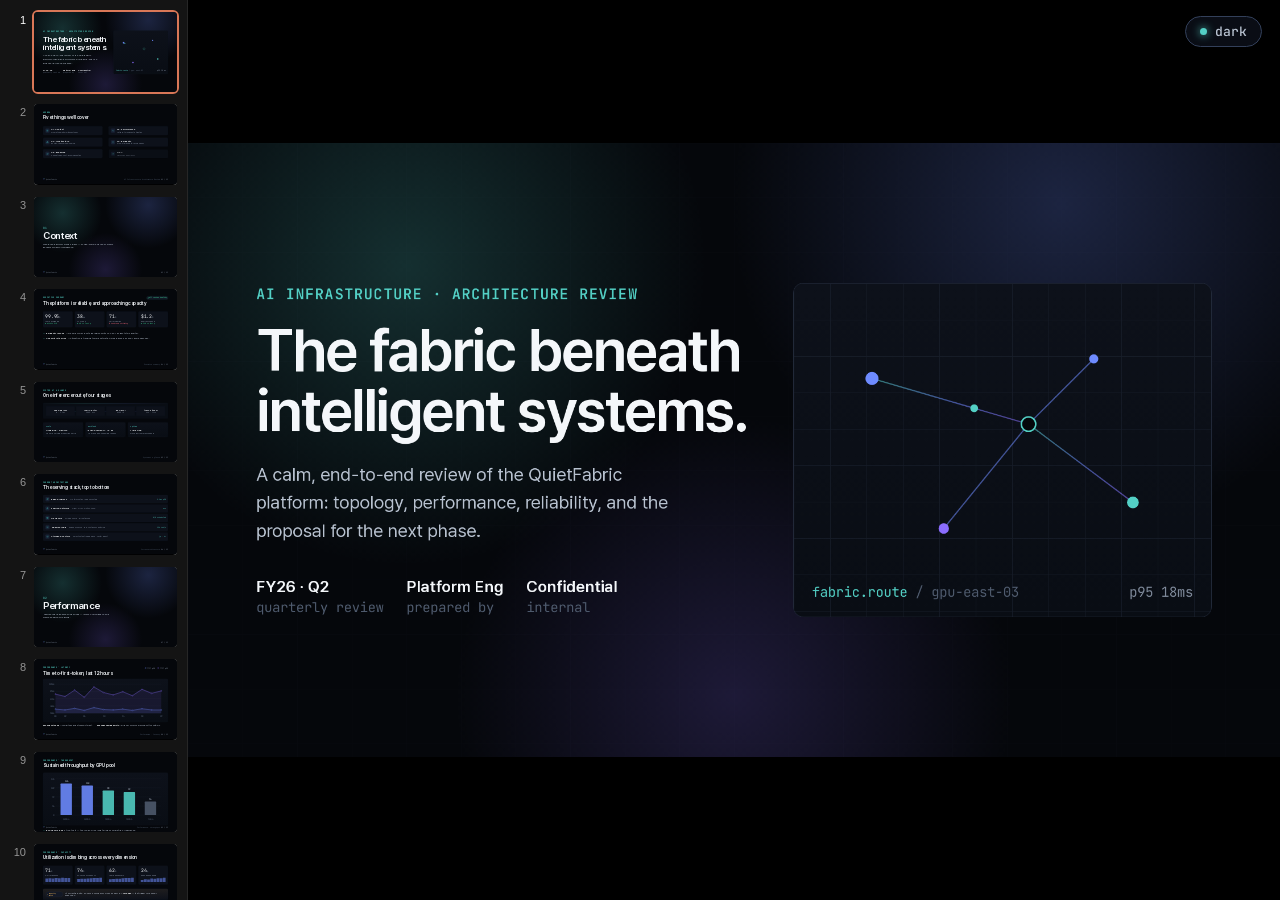
<file: skills/design/quietfabric-design/slides/index.html>
<!DOCTYPE html>
<html lang="en" data-theme="dark">
<head>
<meta charset="UTF-8">
<meta name="viewport" content="width=device-width, initial-scale=1.0">
<title>QuietFabric — AI Infrastructure Architecture Review</title>
<link rel="stylesheet" href="deck.css">
<style>
  html, body { margin: 0; background: #000; }
  /* theme toggle — lives OUTSIDE the scaled stage */
  #themeToggle { position: fixed; top: 16px; right: 18px; z-index: 9999; display: inline-flex; align-items: center; gap: 8px;
    background: rgba(13,17,26,0.82); border: 1px solid #33405A; color: #B8C2D0; border-radius: 9999px;
    padding: 8px 14px; font: 500 13px/1 "JetBrains Mono", monospace; cursor: pointer; backdrop-filter: blur(8px); }
  #themeToggle:hover { color: #F4F7FA; border-color: #53D0C5; }
  #themeToggle .dot { width: 7px; height: 7px; border-radius: 50%; background: #53D0C5; box-shadow: 0 0 8px #53D0C5; }
</style>
</head>
<body>
<button id="themeToggle"><span class="dot"></span><span id="themeLabel">dark</span></button>

<deck-stage width="1920" height="1080">

  <!-- 01 · Cover -->
  <section data-label="Cover">
    <div class="slide glow cover">
      <div>
        <div class="eyebrow">AI Infrastructure · Architecture Review</div>
        <h1 style="margin-top:28px">The fabric beneath<br>intelligent systems.</h1>
        <p class="lead">A calm, end-to-end review of the QuietFabric platform: topology, performance, reliability, and the proposal for the next phase.</p>
        <div class="meta">
          <div><b>FY26 · Q2</b>quarterly review</div>
          <div><b>Platform Eng</b>prepared by</div>
          <div><b>Confidential</b>internal</div>
        </div>
      </div>
      <div data-viz="cover"></div>
    </div>
  </section>

  <!-- 02 · Agenda -->
  <section data-label="Agenda">
    <div class="slide">
      <div class="pad">
        <div class="s-head"><span class="eyebrow">Agenda</span></div>
        <div class="s-title">Five things we'll cover</div>
        <div class="grid g2" style="margin-top:80px; gap:36px 80px">
          <div class="layer"><div class="ic" data-ico="grid"></div><div><div class="lt">01 · Context</div><div class="ld">Where the platform stands today</div></div></div>
          <div class="layer"><div class="ic" data-ico="activity"></div><div><div class="lt">02 · Performance</div><div class="ld">Latency, throughput, utilization</div></div></div>
          <div class="layer"><div class="ic" data-ico="network"></div><div><div class="lt">03 · Architecture</div><div class="ld">Routes, fabric, model serving</div></div></div>
          <div class="layer"><div class="ic" data-ico="shield"></div><div><div class="lt">04 · Reliability</div><div class="ld">SLOs, error budget, failure modes</div></div></div>
          <div class="layer"><div class="ic" data-ico="route"></div><div><div class="lt">05 · Roadmap</div><div class="ld">Capacity plan, cost, recommendation</div></div></div>
          <div class="layer" style="border-style:dashed; opacity:0.7"><div class="ic" data-ico="clock"></div><div><div class="lt">Q &amp; A</div><div class="ld">Discussion &amp; decisions</div></div></div>
        </div>
      </div>
      <div class="foot"><span class="brand" data-brand></span><span class="grow"></span><span>AI Infrastructure Architecture Review</span><span class="num" data-num></span></div>
    </div>
  </section>

  <!-- 03 · Divider Context -->
  <section data-label="01 Context">
    <div class="slide glow divider"><div class="pad divider">
      <div class="dnum">01</div>
      <div class="dtitle">Context</div>
      <div class="ddesc">Where the platform stands today — scope, scale, and the systems beneath modern intelligence.</div>
    </div>
    <div class="foot"><span class="brand" data-brand></span><span class="grow"></span><span class="num" data-num></span></div></div>
  </section>

  <!-- 04 · Executive summary -->
  <section data-label="Executive summary">
    <div class="slide">
      <div class="pad">
        <div class="s-head"><span class="eyebrow">Executive summary</span><span class="pill ok" style="margin-left:auto"><span class="ind"></span>all routes healthy</span></div>
        <div class="s-title">The platform is reliable, and approaching capacity</div>
        <div class="grid g4" style="margin-top:72px">
          <div class="tile"><div class="val">99.95<span class="u">%</span></div><div class="lab">route availability</div><div class="delta up">▲ within SLO</div></div>
          <div class="tile"><div class="val">38<span class="u">ms</span></div><div class="lab">TTFT p50</div><div class="delta up">▲ 6% vs last q</div></div>
          <div class="tile"><div class="val">71<span class="u">%</span></div><div class="lab">GPU utilization</div><div class="delta down">▼ headroom shrinking</div></div>
          <div class="tile"><div class="val">$1.2<span class="u">M</span></div><div class="lab">quarterly spend</div><div class="delta up">▲ 14% vs last q</div></div>
        </div>
        <ul class="qlist" style="margin-top:64px">
          <li><b>Reliability is solid</b> — we held SLO across three regions with no Sev-1 incidents this quarter.</li>
          <li><b>Capacity is the risk</b> — utilization is trending toward saturation; we propose a Phase-1 pool expansion.</li>
        </ul>
      </div>
      <div class="foot"><span class="brand" data-brand></span><span class="grow"></span><span>Executive summary</span><span class="num" data-num></span></div>
    </div>
  </section>

  <!-- 05 · System at a glance -->
  <section data-label="System at a glance">
    <div class="slide">
      <div class="pad">
        <div class="s-head"><span class="eyebrow">System at a glance</span></div>
        <div class="s-title">One inference route, four stages</div>
        <div class="route" style="margin-top:64px">
          <div class="track">
            <span class="line"></span><span class="signal"></span>
            <div class="node"><div class="nm">edge-ingress</div><div class="mt">kr · 2.1ms</div></div>
            <div class="node"><div class="nm">fabric-router</div><div class="mt">400G · ecn</div></div>
            <div class="node"><div class="nm">gpu-pool</div><div class="mt">b200 ×8</div></div>
            <div class="node"><div class="nm">token-stream</div><div class="mt">sse · live</div></div>
          </div>
        </div>
        <div class="grid g3" style="margin-top:48px">
          <div class="card soft"><div class="kicker">scale</div><div style="font-size:34px;font-weight:600;margin-top:14px">3 regions · 6 pools</div><div style="font-size:26px;color:var(--ink-subtle);margin-top:10px">48 GPUs serving production traffic</div></div>
          <div class="card soft"><div class="kicker">workload</div><div style="font-size:34px;font-weight:600;margin-top:14px">dual-encoder + VLM</div><div style="font-size:26px;color:var(--ink-subtle);margin-top:10px">1.2k rps peak, streaming tokens</div></div>
          <div class="card soft"><div class="kicker">uptime</div><div style="font-size:34px;font-weight:600;margin-top:14px">142d 06h</div><div style="font-size:26px;color:var(--ink-subtle);margin-top:10px">since last route reschedule</div></div>
        </div>
      </div>
      <div class="foot"><span class="brand" data-brand></span><span class="grow"></span><span>System at a glance</span><span class="num" data-num></span></div>
    </div>
  </section>

  <!-- 06 · Current architecture stack -->
  <section data-label="Current architecture">
    <div class="slide">
      <div class="pad">
        <div class="s-head"><span class="eyebrow">Current architecture</span></div>
        <div class="s-title">The serving stack, top to bottom</div>
        <div class="stack" style="margin-top:64px">
          <div class="layer"><div class="ic" data-ico="route"></div><div class="lt">Edge &amp; ingress</div><div class="ld" style="margin-left:20px">TLS termination · regional routing</div><span class="tag">2.1ms p50</span></div>
          <div class="layer"><div class="ic" data-ico="network"></div><div class="lt">Fabric &amp; network</div><div class="ld" style="margin-left:20px">cilium · sr-iov · multus · 400G</div><span class="tag">ecn</span></div>
          <div class="layer"><div class="ic" data-ico="cpu"></div><div class="lt">GPU pools</div><div class="ld" style="margin-left:20px">nvidia b200 ×8 · rail-optimized</div><span class="tag">8/8 scheduled</span></div>
          <div class="layer"><div class="ic" data-ico="box"></div><div class="lt">Model serving</div><div class="ld" style="margin-left:20px">paged kv-cache · fp8 · continuous batching</div><span class="tag">126 tok/s</span></div>
          <div class="layer"><div class="ic" data-ico="database"></div><div class="lt">Storage &amp; vectors</div><div class="ld" style="margin-left:20px">object-native training plane · vector ingest</div><span class="tag">jp · kr</span></div>
        </div>
      </div>
      <div class="foot"><span class="brand" data-brand></span><span class="grow"></span><span>Current architecture</span><span class="num" data-num></span></div>
    </div>
  </section>

  <!-- 07 · Divider Performance -->
  <section data-label="02 Performance">
    <div class="slide glow divider"><div class="pad divider">
      <div class="dnum">02</div>
      <div class="dtitle">Performance</div>
      <div class="ddesc">How the fabric behaves under load — latency, throughput, and where headroom is going.</div>
    </div>
    <div class="foot"><span class="brand" data-brand></span><span class="grow"></span><span class="num" data-num></span></div></div>
  </section>

  <!-- 08 · Latency over time (line) -->
  <section data-label="Latency over time">
    <div class="slide">
      <div class="pad">
        <div class="s-head"><span class="eyebrow">Performance · latency</span>
          <span class="legend" style="margin-left:auto"><span><i style="background:#6E8BFF"></i>TTFT p50</span><span><i style="background:#8B6DFF"></i>TTFT p95</span></span></div>
        <div class="s-title">Time-to-first-token, last 12 hours</div>
        <div class="card soft" style="margin-top:40px; padding:32px 36px"><div class="chartbox" data-chart="latency"></div></div>
        <div style="display:flex; gap:64px; margin-top:26px; font-size:25px; color:var(--ink-muted)">
          <div><b style="color:var(--ink)">p50 holds at 38ms</b> — comfortably inside the 60ms target.</div>
          <div><b style="color:var(--ink)">p95 spikes during bursts</b> — driven by kv-cache pressure, not the network.</div>
        </div>
      </div>
      <div class="foot"><span class="brand" data-brand></span><span class="grow"></span><span>Performance · latency</span><span class="num" data-num></span></div>
    </div>
  </section>

  <!-- 09 · Throughput by pool (bar) -->
  <section data-label="Throughput by pool">
    <div class="slide">
      <div class="pad">
        <div class="s-head"><span class="eyebrow">Performance · throughput</span></div>
        <div class="s-title">Sustained throughput by GPU pool</div>
        <div class="card soft" style="margin-top:56px; padding:44px 40px"><div class="chartbox" data-chart="pools"></div></div>
        <ul class="qlist" style="margin-top:40px">
          <li><b>B200 pools lead</b> at 126 tok/s — the L40 pool is a long tail we should retire or repurpose.</li>
        </ul>
      </div>
      <div class="foot"><span class="brand" data-brand></span><span class="grow"></span><span>Performance · throughput</span><span class="num" data-num></span></div>
    </div>
  </section>

  <!-- 10 · Utilization & capacity tiles -->
  <section data-label="Utilization & capacity">
    <div class="slide">
      <div class="pad">
        <div class="s-head"><span class="eyebrow">Performance · capacity</span></div>
        <div class="s-title">Utilization is climbing across every dimension</div>
        <div class="grid g4" style="margin-top:72px">
          <div class="tile"><div class="val">71<span class="u">%</span></div><div class="lab">GPU utilization</div><div class="spark" data-spark="[60,64,62,68,66,72,70,71]"></div></div>
          <div class="tile"><div class="val">74<span class="u">%</span></div><div class="lab">kv-cache occupancy</div><div class="spark" data-spark="[52,58,60,64,68,70,72,74]"></div></div>
          <div class="tile"><div class="val">62<span class="u">%</span></div><div class="lab">fabric bandwidth</div><div class="spark" data-spark="[40,44,48,50,54,58,60,62]"></div></div>
          <div class="tile"><div class="val">24<span class="u">q</span></div><div class="lab">peak queue depth</div><div class="spark" data-spark="[12,16,14,20,18,22,21,24]"></div></div>
        </div>
        <div class="card" style="margin-top:56px; border-color:var(--hairline-strong); background:linear-gradient(180deg, rgba(245,183,86,0.08), transparent), var(--surface-1)">
          <div style="display:flex; gap:24px; align-items:center"><span class="pill warn"><span class="ind"></span>capacity watch</span>
          <div style="font-size:30px; color:var(--ink-muted)">At current growth, kv-cache occupancy crosses 85% in <b style="color:var(--ink)">~7 weeks</b> — the trigger for Phase-1 expansion.</div></div>
        </div>
      </div>
      <div class="foot"><span class="brand" data-brand></span><span class="grow"></span><span>Performance · capacity</span><span class="num" data-num></span></div>
    </div>
  </section>

  <!-- 11 · Divider Architecture -->
  <section data-label="03 Architecture">
    <div class="slide glow divider"><div class="pad divider">
      <div class="dnum">03</div>
      <div class="dtitle">Architecture</div>
      <div class="ddesc">The route, the fabric, and the serving stack — and why each decision was made.</div>
    </div>
    <div class="foot"><span class="brand" data-brand></span><span class="grow"></span><span class="num" data-num></span></div></div>
  </section>

  <!-- 12 · Inference route detail -->
  <section data-label="Inference route">
    <div class="slide">
      <div class="pad">
        <div class="s-head"><span class="eyebrow">Architecture · route</span></div>
        <div class="s-title">Live inference route, with latency budgets</div>
        <div class="route" style="margin-top:64px; padding:56px 48px 48px">
          <div class="track">
            <span class="line"></span><span class="signal"></span>
            <div class="node"><div class="nm">edge-ingress</div><div class="mt">budget 3ms · act 2.1ms</div></div>
            <div class="node"><div class="nm">fabric-router</div><div class="mt">budget 1ms · ecn</div></div>
            <div class="node"><div class="nm">gpu-pool</div><div class="mt">schedule · b200 ×8</div></div>
            <div class="node"><div class="nm">token-stream</div><div class="mt">first token 38ms</div></div>
          </div>
        </div>
        <div class="grid g3" style="margin-top:48px">
          <div class="tile"><div class="val">38<span class="u">ms</span></div><div class="lab">end-to-end TTFT p50</div></div>
          <div class="tile"><div class="val">126<span class="u">tok/s</span></div><div class="lab">streaming throughput</div></div>
          <div class="tile"><div class="val">142<span class="u">d</span></div><div class="lab">route stability</div></div>
        </div>
      </div>
      <div class="foot"><span class="brand" data-brand></span><span class="grow"></span><span>Architecture · route</span><span class="num" data-num></span></div>
    </div>
  </section>

  <!-- 13 · Network fabric + terminal -->
  <section data-label="Network fabric">
    <div class="slide">
      <div class="pad">
        <div class="s-head"><span class="eyebrow">Architecture · fabric</span></div>
        <div class="s-title">The network is part of the execution graph</div>
        <div class="grid g2" style="margin-top:56px; align-items:start">
          <table class="qtable">
            <thead><tr><th>component</th><th>configuration</th></tr></thead>
            <tbody>
              <tr><td><b>Cluster fabric</b></td><td class="mono">cilium · sr-iov · multus</td></tr>
              <tr><td><b>Bandwidth</b></td><td class="mono">400 Gbps · rail-optimized</td></tr>
              <tr><td><b>Congestion</b></td><td class="mono">ecn · credit-flow</td></tr>
              <tr><td><b>Overlay</b></td><td class="mono">headscale · 4 namespaces</td></tr>
              <tr><td><b>Region</b></td><td class="mono">gcp asia-northeast3</td></tr>
            </tbody>
          </table>
          <div class="term">
            <div class="bar"><span class="d"></span><span class="d"></span><span class="d"></span><span class="nm">fabric@control-plane: ~</span></div>
            <div class="body">
              <span class="p">$</span> fabric route inspect inference-edge<br>
              <span class="dim"># resolving topology across 3 namespaces…</span><br>
              &nbsp;&nbsp;ingress.kr&nbsp;&nbsp;&nbsp;&nbsp;<span class="ok">healthy</span>&nbsp;&nbsp;p50 2.1ms<br>
              &nbsp;&nbsp;router.fabric&nbsp;<span class="ok">healthy</span>&nbsp;&nbsp;credit-fc nominal<br>
              &nbsp;&nbsp;pool.gpu-b200&nbsp;<span class="ok">healthy</span>&nbsp;&nbsp;8/8 scheduled<br>
            </div>
          </div>
        </div>
      </div>
      <div class="foot"><span class="brand" data-brand></span><span class="grow"></span><span>Architecture · fabric</span><span class="num" data-num></span></div>
    </div>
  </section>

  <!-- 14 · Trade-offs -->
  <section data-label="Key trade-offs">
    <div class="slide">
      <div class="pad">
        <div class="s-head"><span class="eyebrow">Architecture · trade-offs</span></div>
        <div class="s-title">Every choice bought something, and cost something</div>
        <div class="grid g2" style="margin-top:64px; gap:40px">
          <div class="card"><div class="kicker" style="color:var(--green-text)">what we gained</div>
            <ul class="qlist" style="margin-top:28px">
              <li>Rail-optimized placement cut <b>all-reduce tail latency</b>.</li>
              <li>Paged kv-cache raised <b>effective batch size</b>.</li>
              <li>ECN keeps queues <b>shallow under load</b>.</li>
            </ul>
          </div>
          <div class="card"><div class="kicker" style="color:var(--amber-text)">what it cost</div>
            <ul class="qlist" style="margin-top:28px">
              <li>Less scheduler freedom under <b>fragmentation</b>.</li>
              <li>Indirection added on the <b>hot path</b>.</li>
              <li>Occasional <b>throughput dips</b> during bursts.</li>
            </ul>
          </div>
        </div>
      </div>
      <div class="foot"><span class="brand" data-brand></span><span class="grow"></span><span>Architecture · trade-offs</span><span class="num" data-num></span></div>
    </div>
  </section>

  <!-- 15 · Divider Reliability -->
  <section data-label="04 Reliability">
    <div class="slide glow divider"><div class="pad divider">
      <div class="dnum">04</div>
      <div class="dtitle">Reliability</div>
      <div class="ddesc">SLOs, the error budget, and the way this system actually fails — quietly, at the edges.</div>
    </div>
    <div class="foot"><span class="brand" data-brand></span><span class="grow"></span><span class="num" data-num></span></div></div>
  </section>

  <!-- 16 · SLOs & error budget -->
  <section data-label="SLOs & error budget">
    <div class="slide">
      <div class="pad">
        <div class="s-head"><span class="eyebrow">Reliability · SLOs</span><span class="pill ok" style="margin-left:auto"><span class="ind"></span>within budget</span></div>
        <div class="s-title">We held every SLO this quarter</div>
        <div class="grid g3" style="margin-top:64px">
          <div class="tile"><div class="val">99.95<span class="u">%</span></div><div class="lab">availability · target 99.9%</div><div class="delta up">▲ met</div></div>
          <div class="tile"><div class="val">38<span class="u">ms</span></div><div class="lab">TTFT p50 · target &lt;60ms</div><div class="delta up">▲ met</div></div>
          <div class="tile"><div class="val">63<span class="u">%</span></div><div class="lab">error budget remaining</div><div class="delta up">▲ healthy</div></div>
        </div>
        <table class="qtable" style="margin-top:56px">
          <thead><tr><th>SLO</th><th>target</th><th>actual</th><th>status</th></tr></thead>
          <tbody>
            <tr><td><b>Route availability</b></td><td class="mono">99.9%</td><td class="mono">99.95%</td><td><span class="pill ok" style="font-size:20px;padding:5px 14px"><span class="ind"></span>met</span></td></tr>
            <tr><td><b>TTFT p95</b></td><td class="mono">&lt; 120ms</td><td class="mono">96ms</td><td><span class="pill ok" style="font-size:20px;padding:5px 14px"><span class="ind"></span>met</span></td></tr>
            <tr><td><b>Token stream uptime</b></td><td class="mono">99.5%</td><td class="mono">99.7%</td><td><span class="pill ok" style="font-size:20px;padding:5px 14px"><span class="ind"></span>met</span></td></tr>
          </tbody>
        </table>
      </div>
      <div class="foot"><span class="brand" data-brand></span><span class="grow"></span><span>Reliability · SLOs</span><span class="num" data-num></span></div>
    </div>
  </section>

  <!-- 17 · Failure modes -->
  <section data-label="Failure modes">
    <div class="slide">
      <div class="pad">
        <div class="s-head"><span class="eyebrow">Reliability · failure modes</span></div>
        <div class="s-title">The risk isn't a crash — it's silent backpressure</div>
        <div class="grid g2" style="margin-top:64px; gap:40px; align-items:start">
          <ul class="qlist">
            <li><b>Silent backpressure</b> — pool saturates, queue climbs, latency degrades while liveness still reads healthy.</li>
            <li><b>kv-cache exhaustion</b> — occupancy crosses 85%, evictions cascade onto the hot path.</li>
            <li><b>Rail fragmentation</b> — scheduler can't co-locate tensor-parallel ranks, collectives slow.</li>
          </ul>
          <div class="card" style="border-color:var(--hairline-strong)">
            <div class="kicker">mitigation</div>
            <div style="font-size:32px; font-weight:600; margin-top:18px; line-height:1.3">Alert on the <span style="color:var(--quiet-cyan)">slope</span>, not the threshold.</div>
            <p style="font-size:27px; color:var(--ink-muted); margin-top:20px; line-height:1.5">By the time a threshold trips, the route has been degrading for minutes. We now page on rate-of-change of queue depth and TTFT.</p>
          </div>
        </div>
      </div>
      <div class="foot"><span class="brand" data-brand></span><span class="grow"></span><span>Reliability · failure modes</span><span class="num" data-num></span></div>
    </div>
  </section>

  <!-- 18 · Divider Roadmap -->
  <section data-label="05 Roadmap">
    <div class="slide glow divider"><div class="pad divider">
      <div class="dnum">05</div>
      <div class="dtitle">Roadmap<br>&amp; proposal</div>
      <div class="ddesc">The capacity plan, the cost model, and the decision we're asking for.</div>
    </div>
    <div class="foot"><span class="brand" data-brand></span><span class="grow"></span><span class="num" data-num></span></div></div>
  </section>

  <!-- 19 · Capacity roadmap (line) -->
  <section data-label="Capacity roadmap">
    <div class="slide">
      <div class="pad">
        <div class="s-head"><span class="eyebrow">Roadmap · capacity</span>
          <span class="legend" style="margin-left:auto"><span><i style="background:#53D0C5"></i>capacity</span><span><i style="background:#6E8BFF"></i>projected demand</span></span></div>
        <div class="s-title">Demand crosses capacity in Q3 without action</div>
        <div class="card soft" style="margin-top:56px; padding:44px 40px"><div class="chartbox" data-chart="demand"></div></div>
        <ul class="qlist" style="margin-top:36px">
          <li><b>Phase-1 expansion</b> (+2 B200 pools) restores headroom through FY26 and is the recommendation that follows.</li>
        </ul>
      </div>
      <div class="foot"><span class="brand" data-brand></span><span class="grow"></span><span>Roadmap · capacity</span><span class="num" data-num></span></div>
    </div>
  </section>

  <!-- 20 · Cost model (bar) -->
  <section data-label="Cost model">
    <div class="slide">
      <div class="pad">
        <div class="s-head"><span class="eyebrow">Roadmap · cost</span></div>
        <div class="s-title">Where the quarterly spend goes</div>
        <div class="grid g2" style="margin-top:56px; align-items:center; gap:56px">
          <div class="card soft" style="padding:44px 40px"><div class="chartbox" data-chart="cost"></div></div>
          <table class="qtable">
            <thead><tr><th>component</th><th>quarter</th><th>share</th></tr></thead>
            <tbody>
              <tr><td><b>GPU compute</b></td><td class="mono">$720k</td><td class="mono">60%</td></tr>
              <tr><td><b>Network &amp; fabric</b></td><td class="mono">$180k</td><td class="mono">15%</td></tr>
              <tr><td><b>Storage</b></td><td class="mono">$132k</td><td class="mono">11%</td></tr>
              <tr><td><b>Egress</b></td><td class="mono">$96k</td><td class="mono">8%</td></tr>
              <tr><td><b>Ops</b></td><td class="mono">$72k</td><td class="mono">6%</td></tr>
            </tbody>
          </table>
        </div>
      </div>
      <div class="foot"><span class="brand" data-brand></span><span class="grow"></span><span>Roadmap · cost</span><span class="num" data-num></span></div>
    </div>
  </section>

  <!-- 21 · Recommendation (ADR) -->
  <section data-label="Recommendation">
    <div class="slide">
      <div class="pad">
        <div class="s-head"><span class="eyebrow">Roadmap · decision</span><span class="pill" style="margin-left:auto; border-color:var(--hairline-strong); color:var(--ink-muted)">ADR-014</span></div>
        <div class="s-title">Recommendation: approve Phase-1 expansion</div>
        <div class="card soft" style="margin-top:56px; padding:48px">
          <div class="grid g2" style="gap:56px">
            <div>
              <div class="kicker">decision</div>
              <p style="font-size:32px; color:var(--ink); font-weight:500; margin-top:16px; line-height:1.4">Add <b style="color:var(--quiet-cyan)">2 B200 pools</b> in asia-northeast3, retire the L40 pool, and move kv-cache to fp8 fleet-wide.</p>
              <div class="kicker" style="margin-top:40px">rationale</div>
              <ul class="qlist" style="margin-top:18px; gap:16px">
                <li>Restores headroom through FY26.</li>
                <li>Retiring L40 offsets ~30% of the new cost.</li>
              </ul>
            </div>
            <div>
              <div class="kicker">impact</div>
              <div class="grid g2" style="margin-top:18px; gap:20px">
                <div class="tile" style="padding:26px"><div class="val" style="font-size:48px">+58<span class="u">%</span></div><div class="lab">capacity headroom</div></div>
                <div class="tile" style="padding:26px"><div class="val" style="font-size:48px">+$240<span class="u">k</span></div><div class="lab">net quarterly cost</div></div>
                <div class="tile" style="padding:26px"><div class="val" style="font-size:48px">6<span class="u">wk</span></div><div class="lab">to deploy</div></div>
                <div class="tile" style="padding:26px"><div class="val" style="font-size:48px">low</div><div class="lab">rollout risk</div></div>
              </div>
            </div>
          </div>
        </div>
      </div>
      <div class="foot"><span class="brand" data-brand></span><span class="grow"></span><span>Roadmap · decision</span><span class="num" data-num></span></div>
    </div>
  </section>

  <!-- 22 · Risks & next steps -->
  <section data-label="Risks & next steps">
    <div class="slide">
      <div class="pad">
        <div class="s-head"><span class="eyebrow">Roadmap · next steps</span></div>
        <div class="s-title">What happens after this review</div>
        <div class="grid g2" style="margin-top:64px; gap:40px; align-items:start">
          <div class="card"><div class="kicker">next steps</div>
            <ul class="qlist" style="margin-top:28px">
              <li><b>This week</b> — approve ADR-014, reserve capacity.</li>
              <li><b>Weeks 1–4</b> — provision pools, validate rail placement.</li>
              <li><b>Weeks 5–6</b> — canary, then promote fp8 kv-cache.</li>
            </ul>
          </div>
          <div class="card"><div class="kicker" style="color:var(--amber-text)">open risks</div>
            <ul class="qlist" style="margin-top:28px">
              <li>B200 lead times could slip the timeline.</li>
              <li>fp8 kv-cache needs a quality regression gate.</li>
              <li>L40 retirement must not strand any tenant.</li>
            </ul>
          </div>
        </div>
      </div>
      <div class="foot"><span class="brand" data-brand></span><span class="grow"></span><span>Roadmap · next steps</span><span class="num" data-num></span></div>
    </div>
  </section>

  <!-- 23 · Closing -->
  <section data-label="Closing">
    <div class="slide glow divider"><div class="pad" style="justify-content:center">
      <div class="kicker">in closing</div>
      <div class="big-quote" style="margin-top:28px">Invisible systems.<br><span class="accent">Visible intelligence.</span></div>
      <p style="font-size:32px; color:var(--ink-muted); margin-top:40px; max-width:46ch; line-height:1.5">The platform is reliable today. Approve Phase-1 and it stays that way through FY26 — quietly, beneath everything we ship.</p>
    </div>
    <div class="foot"><span class="brand" data-brand></span><span class="grow"></span><span>platform-eng@quietfabric · #infra-review</span><span class="num" data-num></span></div></div>
  </section>

</deck-stage>

<script>
/* ============================================================
   DATA-EDITABLE CHARTS — edit the numbers here, charts redraw.
   ============================================================ */
window.QF_DECK_DATA = {
  latency: {
    type: "line", area: true, unit: "ms", height: 380,
    xLabels: ["00","02","","06","","10","","14","","18","","22"],
    series: [
      { name: "TTFT p50", color: "#6E8BFF", data: [40,38,42,37,44,39,38,40,37,41,38,38] },
      { name: "TTFT p95", color: "#8B6DFF", data: [78,72,88,70,96,82,76,84,74,90,80,86] },
    ],
  },
  pools: {
    type: "bar", unit: "", color: "#6E8BFF",
    colors: ["#6E8BFF","#6E8BFF","#53D0C5","#53D0C5","#4F5B6E"],
    labels: ["b200-a","b200-b","h100-a","h100-b","l40-a"],
    data: [126, 118, 98, 92, 54],
  },
  demand: {
    type: "line", unit: "",
    xLabels: ["Q1","Q2","Q3","Q4","Q1·27","Q2·27"],
    series: [
      { name: "capacity", color: "#53D0C5", data: [100,100,100,100,100,100] },
      { name: "demand",   color: "#6E8BFF", data: [62,78,98,118,140,162] },
    ],
  },
  cost: {
    type: "bar", unit: "k", color: "#6E8BFF",
    colors: ["#6E8BFF","#53D0C5","#8B6DFF","#3DDC97","#F5B756"],
    labels: ["GPU","Network","Storage","Egress","Ops"],
    data: [720, 180, 132, 96, 72],
  },
};
</script>
<script src="deck-stage.js"></script>
<script src="deck-charts.js"></script>
<script>
/* inline brand mark, footer numbers, agenda/stack icons, theme toggle */
(function () {
  const MARK = '<svg class="mark" viewBox="0 0 32 32" fill="none"><line x1="7" y1="9" x2="20" y2="9" stroke="#33405A" stroke-width="1.5"/><line x1="20" y1="9" x2="13" y2="23" stroke="#33405A" stroke-width="1.5"/><circle cx="7" cy="9" r="3" fill="#6E8BFF"/><circle cx="20" cy="9" r="3" fill="#53D0C5"/><circle cx="13" cy="23" r="3" fill="#8B6DFF"/></svg>';
  const ICONS = {
    grid:'<rect x="3" y="3" width="7" height="7" rx="1"/><rect x="14" y="3" width="7" height="7" rx="1"/><rect x="14" y="14" width="7" height="7" rx="1"/><rect x="3" y="14" width="7" height="7" rx="1"/>',
    activity:'<path d="M22 12h-4l-3 9L9 3l-3 9H2"/>',
    network:'<rect x="16" y="16" width="6" height="6" rx="1"/><rect x="2" y="16" width="6" height="6" rx="1"/><rect x="9" y="2" width="6" height="6" rx="1"/><path d="M5 16v-3a1 1 0 0 1 1-1h12a1 1 0 0 1 1 1v3"/><path d="M12 12V8"/>',
    shield:'<path d="M12 22s8-4 8-10V5l-8-3-8 3v7c0 6 8 10 8 10Z"/>',
    route:'<circle cx="6" cy="19" r="3"/><path d="M9 19h8.5a3.5 3.5 0 0 0 0-7h-11a3.5 3.5 0 0 1 0-7H15"/><circle cx="18" cy="5" r="3"/>',
    clock:'<circle cx="12" cy="12" r="10"/><path d="M12 6v6l4 2"/>',
    cpu:'<rect x="4" y="4" width="16" height="16" rx="2"/><rect x="9" y="9" width="6" height="6"/><path d="M9 2v2M15 2v2M9 20v2M15 20v2M2 9h2M2 15h2M20 9h2M20 15h2"/>',
    box:'<path d="M21 8a2 2 0 0 0-1-1.73l-7-4a2 2 0 0 0-2 0l-7 4A2 2 0 0 0 3 8v8a2 2 0 0 0 1 1.73l7 4a2 2 0 0 0 2 0l7-4A2 2 0 0 0 21 16Z"/><path d="m3.3 7 8.7 5 8.7-5"/><path d="M12 22V12"/>',
    database:'<ellipse cx="12" cy="5" rx="9" ry="3"/><path d="M3 5v14a9 3 0 0 0 18 0V5"/><path d="M3 12a9 3 0 0 0 18 0"/>',
  };
  function iconSvg(n){return '<svg width="30" height="30" viewBox="0 0 24 24" fill="none" stroke="currentColor" stroke-width="1.5" stroke-linecap="round" stroke-linejoin="round">'+(ICONS[n]||'')+'</svg>';}
  document.querySelectorAll('[data-brand]').forEach(e=>e.innerHTML=MARK+'<span>QuietFabric</span>');
  document.querySelectorAll('[data-ico]').forEach(e=>e.innerHTML=iconSvg(e.getAttribute('data-ico')));
  // cover topology viz
  const cv=document.querySelector('[data-viz="cover"]');
  if(cv){cv.innerHTML='<div style="position:relative;aspect-ratio:4/3.2;background:linear-gradient(180deg,var(--surface-1),var(--canvas-soft));border:1px solid var(--hairline);border-radius:var(--r-xl);overflow:hidden">'+
    '<div style="position:absolute;inset:0;opacity:0.5;background-image:linear-gradient(var(--hairline) 1px,transparent 1px),linear-gradient(90deg,var(--hairline) 1px,transparent 1px);background-size:64px 64px"></div>'+
    '<svg viewBox="0 0 640 500" style="position:absolute;inset:0;width:100%;height:100%"><defs><linearGradient id="e" x1="0" y1="0" x2="1" y2="1"><stop offset="0" stop-color="#53D0C5"/><stop offset=".5" stop-color="#6E8BFF"/><stop offset="1" stop-color="#8B6DFF"/></linearGradient></defs>'+
    '<line x1="120" y1="140" x2="360" y2="210" stroke="url(#e)" stroke-width="2" opacity="0.55"/><line x1="360" y1="210" x2="520" y2="330" stroke="url(#e)" stroke-width="2" opacity="0.55"/><line x1="230" y1="370" x2="360" y2="210" stroke="url(#e)" stroke-width="2" opacity="0.55"/><line x1="460" y1="110" x2="360" y2="210" stroke="url(#e)" stroke-width="2" opacity="0.55"/>'+
    '<circle cx="120" cy="140" r="9" fill="#6E8BFF" stroke="#6E8BFF" stroke-width="2"/><circle cx="360" cy="210" r="11" fill="var(--canvas)" stroke="#53D0C5" stroke-width="2.5"/><circle cx="520" cy="330" r="9" fill="#53D0C5"/><circle cx="230" cy="370" r="8" fill="#8B6DFF"/><circle cx="460" cy="110" r="7" fill="#6E8BFF"/>'+
    '<circle r="6" fill="#53D0C5"><animateMotion dur="3.4s" repeatCount="indefinite" path="M120,140 L360,210 L520,330"/></circle></svg>'+
    '<div style="position:absolute;left:32px;bottom:28px;font-family:var(--font-mono);font-size:24px;color:var(--cyan-text)">fabric.route <span style="color:var(--ink-faint)">/ gpu-east-03</span></div>'+
    '<div style="position:absolute;right:32px;bottom:28px;font-family:var(--font-mono);font-size:24px;color:var(--ink-subtle)">p95 18ms</div></div>';}
  // footer slide numbers
  const secs=[...document.querySelectorAll('deck-stage > section')];
  const tot=secs.length;
  secs.forEach((s,i)=>{const n=s.querySelector('[data-num]'); if(n) n.textContent=String(i+1).padStart(2,'0')+' / '+String(tot).padStart(2,'0');});
  // theme toggle
  const btn=document.getElementById('themeToggle'), lab=document.getElementById('themeLabel');
  btn.addEventListener('click',()=>{const r=document.documentElement,n=r.getAttribute('data-theme')==='dark'?'light':'dark';r.setAttribute('data-theme',n);lab.textContent=n;});
})();
</script>
</body>
</html>
</file>
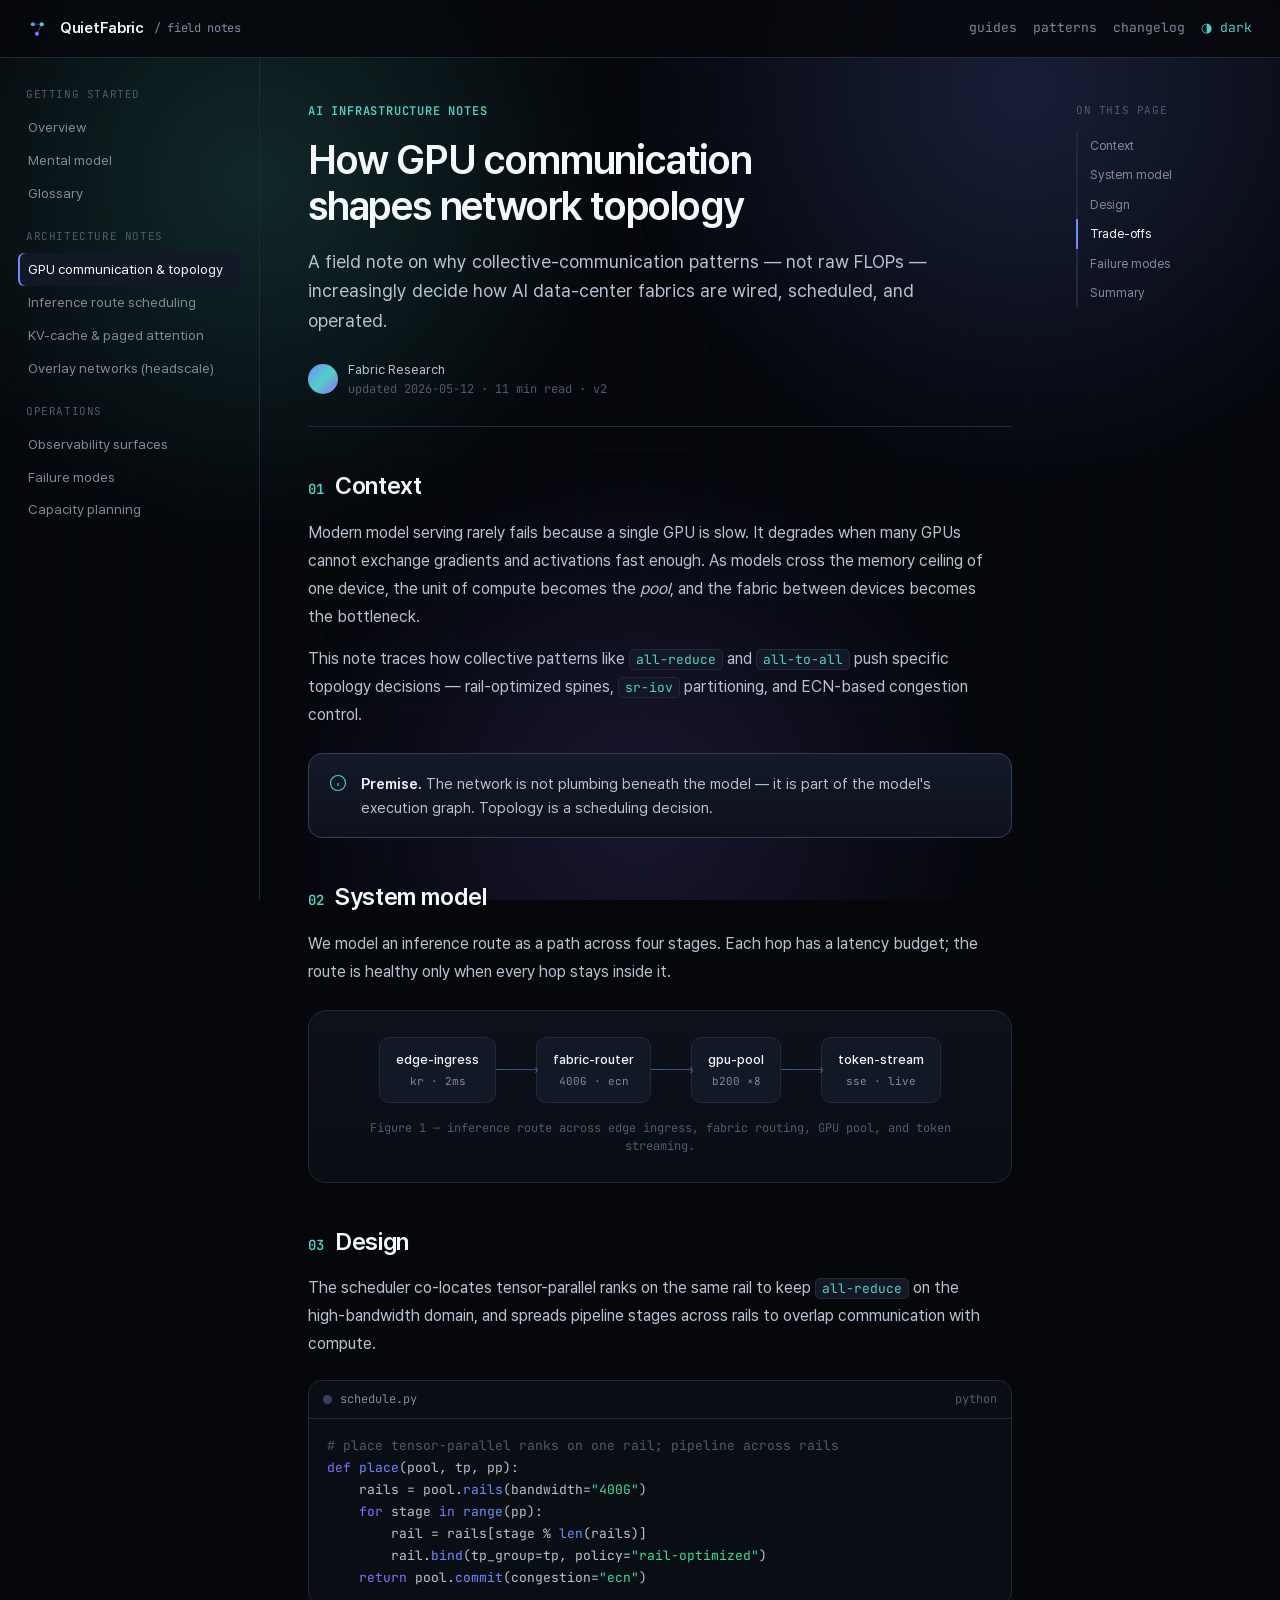
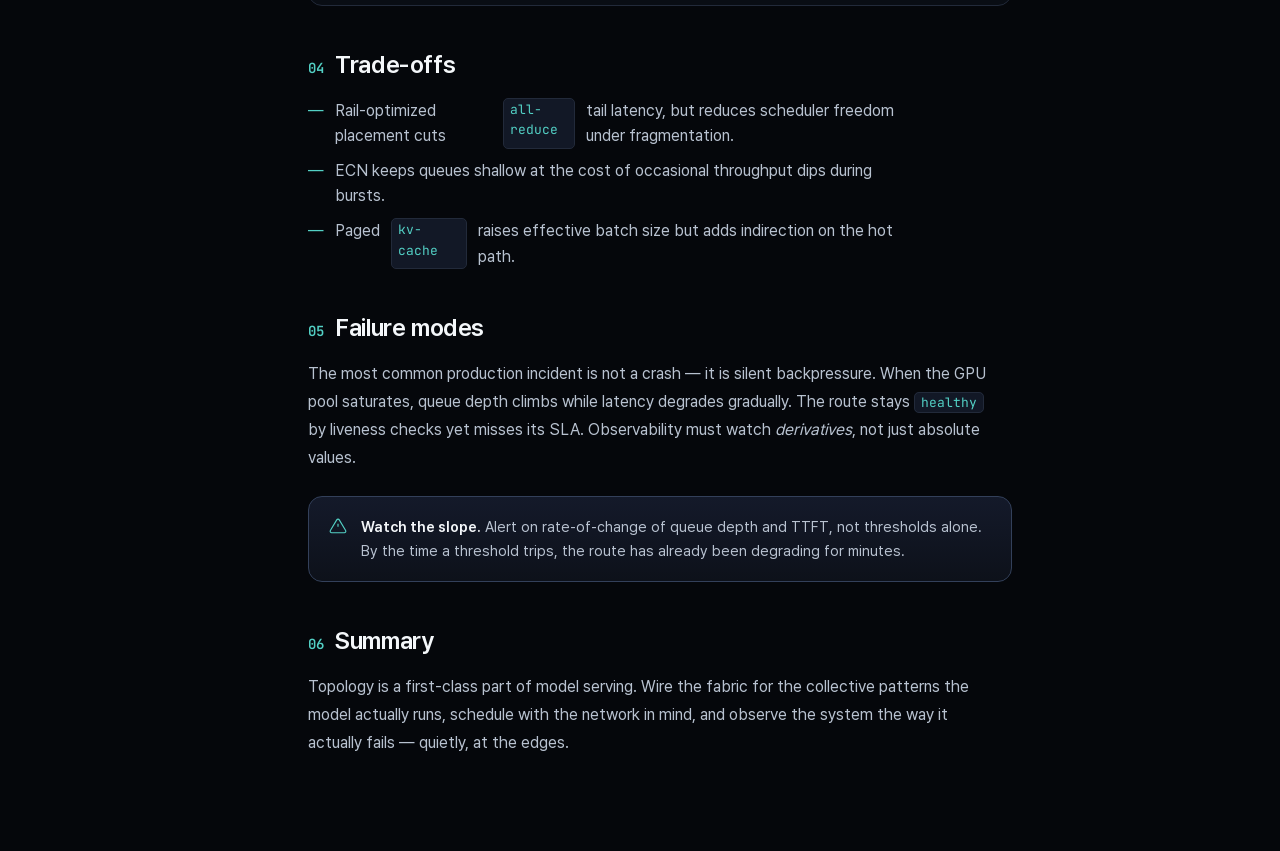
<file: skills/design/quietfabric-design/ui_kits/docs/index.html>
<!DOCTYPE html>
<html lang="en" data-theme="dark">
<head>
<meta charset="UTF-8">
<meta name="viewport" content="width=device-width, initial-scale=1.0">
<title>QuietFabric — GPU communication & network topology</title>
<link rel="stylesheet" href="styles.css">
</head>
<body class="qf-atmos" data-screen-label="Docs / technical article">

<div class="dbar">
  <div class="brand">
    <svg width="22" height="22" viewBox="0 0 32 32" fill="none">
      <line x1="7" y1="9" x2="20" y2="9" stroke="#33405A" stroke-width="1.5"/><line x1="20" y1="9" x2="13" y2="23" stroke="#33405A" stroke-width="1.5"/>
      <circle cx="7" cy="9" r="3" fill="#6E8BFF"/><circle cx="20" cy="9" r="3" fill="#53D0C5"/><circle cx="13" cy="23" r="3" fill="#8B6DFF"/>
    </svg>
    QuietFabric <span>/ field notes</span>
  </div>
  <span class="grow"></span>
  <a href="#">guides</a><a href="#">patterns</a><a href="#">changelog</a>
  <a href="#" id="themeBtn" style="color:var(--quiet-cyan)">◑ dark</a>
</div>

<div class="docs">
  <nav class="tree">
    <div class="grp">getting started</div>
    <a href="#">Overview</a>
    <a href="#">Mental model</a>
    <a href="#">Glossary</a>
    <div class="grp">architecture notes</div>
    <a href="#" class="active">GPU communication &amp; topology</a>
    <a href="#">Inference route scheduling</a>
    <a href="#">KV-cache &amp; paged attention</a>
    <a href="#">Overlay networks (headscale)</a>
    <div class="grp">operations</div>
    <a href="#">Observability surfaces</a>
    <a href="#">Failure modes</a>
    <a href="#">Capacity planning</a>
  </nav>

  <article class="article">
    <div class="eyebrow">AI Infrastructure Notes</div>
    <h1>How GPU communication shapes network topology</h1>
    <p class="lead">A field note on why collective-communication patterns — not raw FLOPs — increasingly decide how AI data-center fabrics are wired, scheduled, and operated.</p>
    <div class="byline"><span class="av"></span><div><div class="nm">Fabric Research</div><div class="meta">updated 2026-05-12 · 11 min read · v2</div></div></div>

    <h2 id="context"><span class="num">01</span>Context</h2>
    <p>Modern model serving rarely fails because a single GPU is slow. It degrades when many GPUs cannot exchange gradients and activations fast enough. As models cross the memory ceiling of one device, the unit of compute becomes the <em>pool</em>, and the fabric between devices becomes the bottleneck.</p>
    <p>This note traces how collective patterns like <code>all-reduce</code> and <code>all-to-all</code> push specific topology decisions — rail-optimized spines, <code>sr-iov</code> partitioning, and ECN-based congestion control.</p>

    <div class="callout">
      <span class="ic"><svg width="18" height="18" viewBox="0 0 24 24" fill="none" stroke="currentColor" stroke-width="1.5"><circle cx="12" cy="12" r="10"/><path d="M12 16v-4M12 8h.01"/></svg></span>
      <div class="ct"><b>Premise.</b> The network is not plumbing beneath the model — it is part of the model's execution graph. Topology is a scheduling decision.</div>
    </div>

    <h2 id="model"><span class="num">02</span>System model</h2>
    <p>We model an inference route as a path across four stages. Each hop has a latency budget; the route is healthy only when every hop stays inside it.</p>

    <div class="figure">
      <div class="flow">
        <div class="node"><div class="nm">edge-ingress</div><div class="mt">kr · 2ms</div></div>
        <div class="arr"></div>
        <div class="node"><div class="nm">fabric-router</div><div class="mt">400G · ecn</div></div>
        <div class="arr"></div>
        <div class="node"><div class="nm">gpu-pool</div><div class="mt">b200 ×8</div></div>
        <div class="arr"></div>
        <div class="node"><div class="nm">token-stream</div><div class="mt">sse · live</div></div>
      </div>
      <div class="cap">Figure 1 — inference route across edge ingress, fabric routing, GPU pool, and token streaming.</div>
    </div>

    <h2 id="design"><span class="num">03</span>Design</h2>
    <p>The scheduler co-locates tensor-parallel ranks on the same rail to keep <code>all-reduce</code> on the high-bandwidth domain, and spreads pipeline stages across rails to overlap communication with compute.</p>

    <div class="code">
      <div class="ch"><span class="d" style="width:9px;height:9px;border-radius:50%;background:var(--hairline-strong);display:inline-block"></span> schedule.py <span class="lang">python</span></div>
      <pre><span class="c"># place tensor-parallel ranks on one rail; pipeline across rails</span>
<span class="k">def</span> <span class="fn">place</span>(pool, tp, pp):
    rails = pool.<span class="fn">rails</span>(bandwidth=<span class="s">"400G"</span>)
    <span class="k">for</span> stage <span class="k">in</span> <span class="fn">range</span>(pp):
        rail = rails[stage % <span class="fn">len</span>(rails)]
        rail.<span class="fn">bind</span>(tp_group=tp, policy=<span class="s">"rail-optimized"</span>)
    <span class="k">return</span> pool.<span class="fn">commit</span>(congestion=<span class="s">"ecn"</span>)</pre>
    </div>

    <h2 id="tradeoffs"><span class="num">04</span>Trade-offs</h2>
    <ul>
      <li>Rail-optimized placement cuts <code>all-reduce</code> tail latency, but reduces scheduler freedom under fragmentation.</li>
      <li>ECN keeps queues shallow at the cost of occasional throughput dips during bursts.</li>
      <li>Paged <code>kv-cache</code> raises effective batch size but adds indirection on the hot path.</li>
    </ul>

    <h2 id="failure"><span class="num">05</span>Failure modes</h2>
    <p>The most common production incident is not a crash — it is silent backpressure. When the GPU pool saturates, queue depth climbs while latency degrades gradually. The route stays <code>healthy</code> by liveness checks yet misses its SLA. Observability must watch <em>derivatives</em>, not just absolute values.</p>

    <div class="callout">
      <span class="ic"><svg width="18" height="18" viewBox="0 0 24 24" fill="none" stroke="currentColor" stroke-width="1.5"><path d="M10.29 3.86 1.82 18a2 2 0 0 0 1.71 3h16.94a2 2 0 0 0 1.71-3L13.71 3.86a2 2 0 0 0-3.42 0Z"/><path d="M12 9v4M12 17h.01"/></svg></span>
      <div class="ct"><b>Watch the slope.</b> Alert on rate-of-change of queue depth and TTFT, not thresholds alone. By the time a threshold trips, the route has already been degrading for minutes.</div>
    </div>

    <h2 id="summary"><span class="num">06</span>Summary</h2>
    <p>Topology is a first-class part of model serving. Wire the fabric for the collective patterns the model actually runs, schedule with the network in mind, and observe the system the way it actually fails — quietly, at the edges.</p>
  </article>

  <aside class="toc">
    <div class="tt">on this page</div>
    <a href="#context" class="active">Context</a>
    <a href="#model">System model</a>
    <a href="#design">Design</a>
    <a href="#tradeoffs">Trade-offs</a>
    <a href="#failure">Failure modes</a>
    <a href="#summary">Summary</a>
  </aside>
</div>

<script>
  const btn = document.getElementById('themeBtn');
  btn.addEventListener('click', e => { e.preventDefault();
    const r = document.documentElement, n = r.getAttribute('data-theme') === 'dark' ? 'light' : 'dark';
    r.setAttribute('data-theme', n); btn.textContent = (n === 'dark' ? '◑ ' : '◐ ') + n;
  });
  const links = [...document.querySelectorAll('.toc a')];
  const heads = links.map(a => document.querySelector(a.getAttribute('href')));
  const spy = new IntersectionObserver(es => {
    es.forEach(en => { if (en.isIntersecting) {
      links.forEach(l => l.classList.remove('active'));
      const i = heads.indexOf(en.target); if (i >= 0) links[i].classList.add('active');
    }});
  }, { rootMargin: '-70px 0px -70% 0px' });
  heads.forEach(h => h && spy.observe(h));
</script>
</body>
</html>
</file>
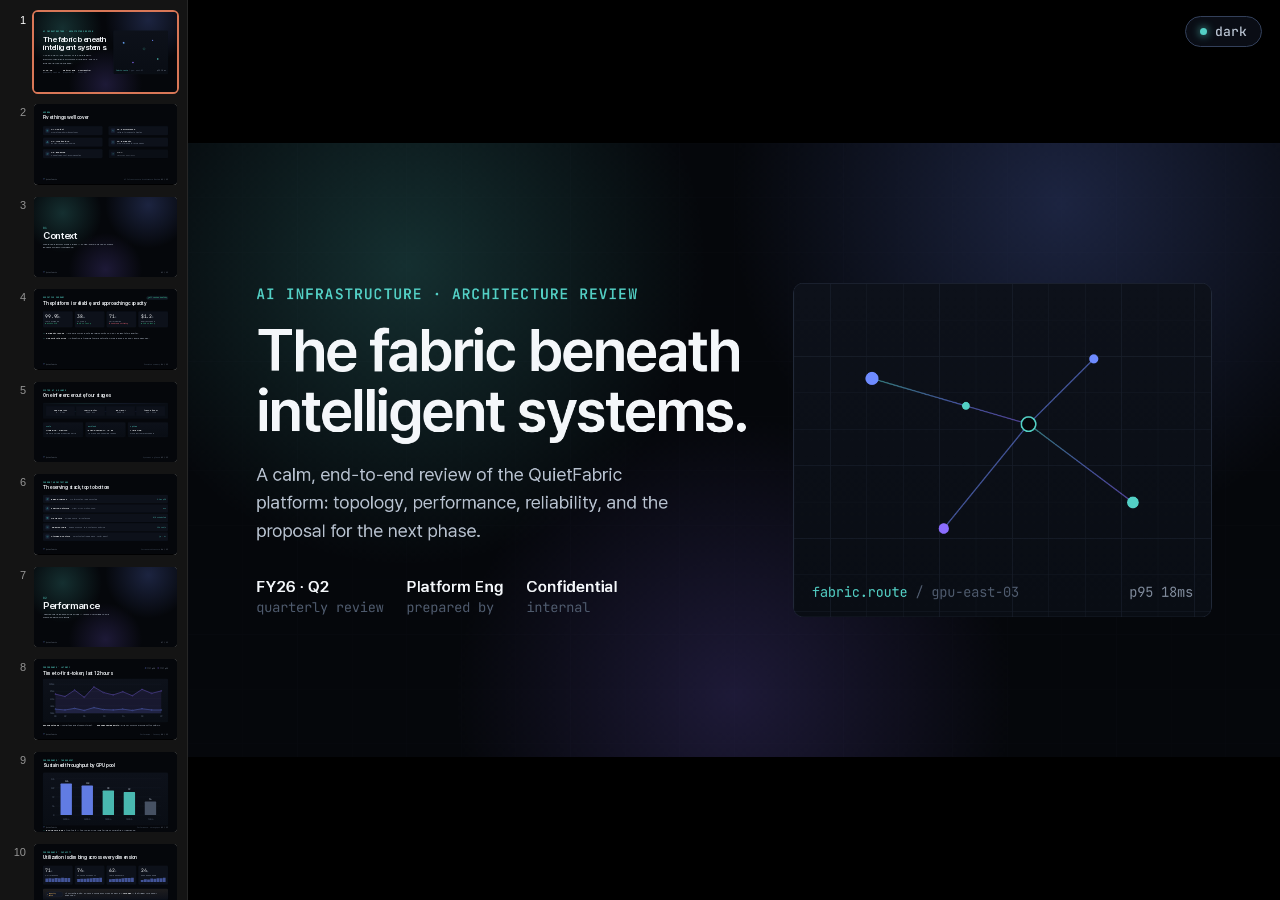
<file: skills/design/quietfabric-design/slides/index-print.html>
<!DOCTYPE html>
<html lang="en" data-theme="dark">
<head>
<meta charset="UTF-8">
<meta name="viewport" content="width=device-width, initial-scale=1.0">
<title>QuietFabric — AI Infrastructure Architecture Review</title>
<link rel="stylesheet" href="deck.css">
<style>
  html, body { margin: 0; background: #000; }
  /* theme toggle — lives OUTSIDE the scaled stage */
  #themeToggle { position: fixed; top: 16px; right: 18px; z-index: 9999; display: inline-flex; align-items: center; gap: 8px;
    background: rgba(13,17,26,0.82); border: 1px solid #33405A; color: #B8C2D0; border-radius: 9999px;
    padding: 8px 14px; font: 500 13px/1 "JetBrains Mono", monospace; cursor: pointer; backdrop-filter: blur(8px); }
  #themeToggle:hover { color: #F4F7FA; border-color: #53D0C5; }
  #themeToggle .dot { width: 7px; height: 7px; border-radius: 50%; background: #53D0C5; box-shadow: 0 0 8px #53D0C5; }
</style>
</head>
<body>
<button id="themeToggle"><span class="dot"></span><span id="themeLabel">dark</span></button>

<deck-stage width="1920" height="1080">

  <!-- 01 · Cover -->
  <section data-label="Cover">
    <div class="slide glow cover">
      <div>
        <div class="eyebrow">AI Infrastructure · Architecture Review</div>
        <h1 style="margin-top:28px">The fabric beneath<br>intelligent systems.</h1>
        <p class="lead">A calm, end-to-end review of the QuietFabric platform: topology, performance, reliability, and the proposal for the next phase.</p>
        <div class="meta">
          <div><b>FY26 · Q2</b>quarterly review</div>
          <div><b>Platform Eng</b>prepared by</div>
          <div><b>Confidential</b>internal</div>
        </div>
      </div>
      <div data-viz="cover"></div>
    </div>
  </section>

  <!-- 02 · Agenda -->
  <section data-label="Agenda">
    <div class="slide">
      <div class="pad">
        <div class="s-head"><span class="eyebrow">Agenda</span></div>
        <div class="s-title">Five things we'll cover</div>
        <div class="grid g2" style="margin-top:80px; gap:36px 80px">
          <div class="layer"><div class="ic" data-ico="grid"></div><div><div class="lt">01 · Context</div><div class="ld">Where the platform stands today</div></div></div>
          <div class="layer"><div class="ic" data-ico="activity"></div><div><div class="lt">02 · Performance</div><div class="ld">Latency, throughput, utilization</div></div></div>
          <div class="layer"><div class="ic" data-ico="network"></div><div><div class="lt">03 · Architecture</div><div class="ld">Routes, fabric, model serving</div></div></div>
          <div class="layer"><div class="ic" data-ico="shield"></div><div><div class="lt">04 · Reliability</div><div class="ld">SLOs, error budget, failure modes</div></div></div>
          <div class="layer"><div class="ic" data-ico="route"></div><div><div class="lt">05 · Roadmap</div><div class="ld">Capacity plan, cost, recommendation</div></div></div>
          <div class="layer" style="border-style:dashed; opacity:0.7"><div class="ic" data-ico="clock"></div><div><div class="lt">Q &amp; A</div><div class="ld">Discussion &amp; decisions</div></div></div>
        </div>
      </div>
      <div class="foot"><span class="brand" data-brand></span><span class="grow"></span><span>AI Infrastructure Architecture Review</span><span class="num" data-num></span></div>
    </div>
  </section>

  <!-- 03 · Divider Context -->
  <section data-label="01 Context">
    <div class="slide glow divider"><div class="pad divider">
      <div class="dnum">01</div>
      <div class="dtitle">Context</div>
      <div class="ddesc">Where the platform stands today — scope, scale, and the systems beneath modern intelligence.</div>
    </div>
    <div class="foot"><span class="brand" data-brand></span><span class="grow"></span><span class="num" data-num></span></div></div>
  </section>

  <!-- 04 · Executive summary -->
  <section data-label="Executive summary">
    <div class="slide">
      <div class="pad">
        <div class="s-head"><span class="eyebrow">Executive summary</span><span class="pill ok" style="margin-left:auto"><span class="ind"></span>all routes healthy</span></div>
        <div class="s-title">The platform is reliable, and approaching capacity</div>
        <div class="grid g4" style="margin-top:72px">
          <div class="tile"><div class="val">99.95<span class="u">%</span></div><div class="lab">route availability</div><div class="delta up">▲ within SLO</div></div>
          <div class="tile"><div class="val">38<span class="u">ms</span></div><div class="lab">TTFT p50</div><div class="delta up">▲ 6% vs last q</div></div>
          <div class="tile"><div class="val">71<span class="u">%</span></div><div class="lab">GPU utilization</div><div class="delta down">▼ headroom shrinking</div></div>
          <div class="tile"><div class="val">$1.2<span class="u">M</span></div><div class="lab">quarterly spend</div><div class="delta up">▲ 14% vs last q</div></div>
        </div>
        <ul class="qlist" style="margin-top:64px">
          <li><b>Reliability is solid</b> — we held SLO across three regions with no Sev-1 incidents this quarter.</li>
          <li><b>Capacity is the risk</b> — utilization is trending toward saturation; we propose a Phase-1 pool expansion.</li>
        </ul>
      </div>
      <div class="foot"><span class="brand" data-brand></span><span class="grow"></span><span>Executive summary</span><span class="num" data-num></span></div>
    </div>
  </section>

  <!-- 05 · System at a glance -->
  <section data-label="System at a glance">
    <div class="slide">
      <div class="pad">
        <div class="s-head"><span class="eyebrow">System at a glance</span></div>
        <div class="s-title">One inference route, four stages</div>
        <div class="route" style="margin-top:64px">
          <div class="track">
            <span class="line"></span><span class="signal"></span>
            <div class="node"><div class="nm">edge-ingress</div><div class="mt">kr · 2.1ms</div></div>
            <div class="node"><div class="nm">fabric-router</div><div class="mt">400G · ecn</div></div>
            <div class="node"><div class="nm">gpu-pool</div><div class="mt">b200 ×8</div></div>
            <div class="node"><div class="nm">token-stream</div><div class="mt">sse · live</div></div>
          </div>
        </div>
        <div class="grid g3" style="margin-top:48px">
          <div class="card soft"><div class="kicker">scale</div><div style="font-size:34px;font-weight:600;margin-top:14px">3 regions · 6 pools</div><div style="font-size:26px;color:var(--ink-subtle);margin-top:10px">48 GPUs serving production traffic</div></div>
          <div class="card soft"><div class="kicker">workload</div><div style="font-size:34px;font-weight:600;margin-top:14px">dual-encoder + VLM</div><div style="font-size:26px;color:var(--ink-subtle);margin-top:10px">1.2k rps peak, streaming tokens</div></div>
          <div class="card soft"><div class="kicker">uptime</div><div style="font-size:34px;font-weight:600;margin-top:14px">142d 06h</div><div style="font-size:26px;color:var(--ink-subtle);margin-top:10px">since last route reschedule</div></div>
        </div>
      </div>
      <div class="foot"><span class="brand" data-brand></span><span class="grow"></span><span>System at a glance</span><span class="num" data-num></span></div>
    </div>
  </section>

  <!-- 06 · Current architecture stack -->
  <section data-label="Current architecture">
    <div class="slide">
      <div class="pad">
        <div class="s-head"><span class="eyebrow">Current architecture</span></div>
        <div class="s-title">The serving stack, top to bottom</div>
        <div class="stack" style="margin-top:64px">
          <div class="layer"><div class="ic" data-ico="route"></div><div class="lt">Edge &amp; ingress</div><div class="ld" style="margin-left:20px">TLS termination · regional routing</div><span class="tag">2.1ms p50</span></div>
          <div class="layer"><div class="ic" data-ico="network"></div><div class="lt">Fabric &amp; network</div><div class="ld" style="margin-left:20px">cilium · sr-iov · multus · 400G</div><span class="tag">ecn</span></div>
          <div class="layer"><div class="ic" data-ico="cpu"></div><div class="lt">GPU pools</div><div class="ld" style="margin-left:20px">nvidia b200 ×8 · rail-optimized</div><span class="tag">8/8 scheduled</span></div>
          <div class="layer"><div class="ic" data-ico="box"></div><div class="lt">Model serving</div><div class="ld" style="margin-left:20px">paged kv-cache · fp8 · continuous batching</div><span class="tag">126 tok/s</span></div>
          <div class="layer"><div class="ic" data-ico="database"></div><div class="lt">Storage &amp; vectors</div><div class="ld" style="margin-left:20px">object-native training plane · vector ingest</div><span class="tag">jp · kr</span></div>
        </div>
      </div>
      <div class="foot"><span class="brand" data-brand></span><span class="grow"></span><span>Current architecture</span><span class="num" data-num></span></div>
    </div>
  </section>

  <!-- 07 · Divider Performance -->
  <section data-label="02 Performance">
    <div class="slide glow divider"><div class="pad divider">
      <div class="dnum">02</div>
      <div class="dtitle">Performance</div>
      <div class="ddesc">How the fabric behaves under load — latency, throughput, and where headroom is going.</div>
    </div>
    <div class="foot"><span class="brand" data-brand></span><span class="grow"></span><span class="num" data-num></span></div></div>
  </section>

  <!-- 08 · Latency over time (line) -->
  <section data-label="Latency over time">
    <div class="slide">
      <div class="pad">
        <div class="s-head"><span class="eyebrow">Performance · latency</span>
          <span class="legend" style="margin-left:auto"><span><i style="background:#6E8BFF"></i>TTFT p50</span><span><i style="background:#8B6DFF"></i>TTFT p95</span></span></div>
        <div class="s-title">Time-to-first-token, last 12 hours</div>
        <div class="card soft" style="margin-top:40px; padding:32px 36px"><div class="chartbox" data-chart="latency"></div></div>
        <div style="display:flex; gap:64px; margin-top:26px; font-size:25px; color:var(--ink-muted)">
          <div><b style="color:var(--ink)">p50 holds at 38ms</b> — comfortably inside the 60ms target.</div>
          <div><b style="color:var(--ink)">p95 spikes during bursts</b> — driven by kv-cache pressure, not the network.</div>
        </div>
      </div>
      <div class="foot"><span class="brand" data-brand></span><span class="grow"></span><span>Performance · latency</span><span class="num" data-num></span></div>
    </div>
  </section>

  <!-- 09 · Throughput by pool (bar) -->
  <section data-label="Throughput by pool">
    <div class="slide">
      <div class="pad">
        <div class="s-head"><span class="eyebrow">Performance · throughput</span></div>
        <div class="s-title">Sustained throughput by GPU pool</div>
        <div class="card soft" style="margin-top:56px; padding:44px 40px"><div class="chartbox" data-chart="pools"></div></div>
        <ul class="qlist" style="margin-top:40px">
          <li><b>B200 pools lead</b> at 126 tok/s — the L40 pool is a long tail we should retire or repurpose.</li>
        </ul>
      </div>
      <div class="foot"><span class="brand" data-brand></span><span class="grow"></span><span>Performance · throughput</span><span class="num" data-num></span></div>
    </div>
  </section>

  <!-- 10 · Utilization & capacity tiles -->
  <section data-label="Utilization & capacity">
    <div class="slide">
      <div class="pad">
        <div class="s-head"><span class="eyebrow">Performance · capacity</span></div>
        <div class="s-title">Utilization is climbing across every dimension</div>
        <div class="grid g4" style="margin-top:72px">
          <div class="tile"><div class="val">71<span class="u">%</span></div><div class="lab">GPU utilization</div><div class="spark" data-spark="[60,64,62,68,66,72,70,71]"></div></div>
          <div class="tile"><div class="val">74<span class="u">%</span></div><div class="lab">kv-cache occupancy</div><div class="spark" data-spark="[52,58,60,64,68,70,72,74]"></div></div>
          <div class="tile"><div class="val">62<span class="u">%</span></div><div class="lab">fabric bandwidth</div><div class="spark" data-spark="[40,44,48,50,54,58,60,62]"></div></div>
          <div class="tile"><div class="val">24<span class="u">q</span></div><div class="lab">peak queue depth</div><div class="spark" data-spark="[12,16,14,20,18,22,21,24]"></div></div>
        </div>
        <div class="card" style="margin-top:56px; border-color:var(--hairline-strong); background:linear-gradient(180deg, rgba(245,183,86,0.08), transparent), var(--surface-1)">
          <div style="display:flex; gap:24px; align-items:center"><span class="pill warn"><span class="ind"></span>capacity watch</span>
          <div style="font-size:30px; color:var(--ink-muted)">At current growth, kv-cache occupancy crosses 85% in <b style="color:var(--ink)">~7 weeks</b> — the trigger for Phase-1 expansion.</div></div>
        </div>
      </div>
      <div class="foot"><span class="brand" data-brand></span><span class="grow"></span><span>Performance · capacity</span><span class="num" data-num></span></div>
    </div>
  </section>

  <!-- 11 · Divider Architecture -->
  <section data-label="03 Architecture">
    <div class="slide glow divider"><div class="pad divider">
      <div class="dnum">03</div>
      <div class="dtitle">Architecture</div>
      <div class="ddesc">The route, the fabric, and the serving stack — and why each decision was made.</div>
    </div>
    <div class="foot"><span class="brand" data-brand></span><span class="grow"></span><span class="num" data-num></span></div></div>
  </section>

  <!-- 12 · Inference route detail -->
  <section data-label="Inference route">
    <div class="slide">
      <div class="pad">
        <div class="s-head"><span class="eyebrow">Architecture · route</span></div>
        <div class="s-title">Live inference route, with latency budgets</div>
        <div class="route" style="margin-top:64px; padding:56px 48px 48px">
          <div class="track">
            <span class="line"></span><span class="signal"></span>
            <div class="node"><div class="nm">edge-ingress</div><div class="mt">budget 3ms · act 2.1ms</div></div>
            <div class="node"><div class="nm">fabric-router</div><div class="mt">budget 1ms · ecn</div></div>
            <div class="node"><div class="nm">gpu-pool</div><div class="mt">schedule · b200 ×8</div></div>
            <div class="node"><div class="nm">token-stream</div><div class="mt">first token 38ms</div></div>
          </div>
        </div>
        <div class="grid g3" style="margin-top:48px">
          <div class="tile"><div class="val">38<span class="u">ms</span></div><div class="lab">end-to-end TTFT p50</div></div>
          <div class="tile"><div class="val">126<span class="u">tok/s</span></div><div class="lab">streaming throughput</div></div>
          <div class="tile"><div class="val">142<span class="u">d</span></div><div class="lab">route stability</div></div>
        </div>
      </div>
      <div class="foot"><span class="brand" data-brand></span><span class="grow"></span><span>Architecture · route</span><span class="num" data-num></span></div>
    </div>
  </section>

  <!-- 13 · Network fabric + terminal -->
  <section data-label="Network fabric">
    <div class="slide">
      <div class="pad">
        <div class="s-head"><span class="eyebrow">Architecture · fabric</span></div>
        <div class="s-title">The network is part of the execution graph</div>
        <div class="grid g2" style="margin-top:56px; align-items:start">
          <table class="qtable">
            <thead><tr><th>component</th><th>configuration</th></tr></thead>
            <tbody>
              <tr><td><b>Cluster fabric</b></td><td class="mono">cilium · sr-iov · multus</td></tr>
              <tr><td><b>Bandwidth</b></td><td class="mono">400 Gbps · rail-optimized</td></tr>
              <tr><td><b>Congestion</b></td><td class="mono">ecn · credit-flow</td></tr>
              <tr><td><b>Overlay</b></td><td class="mono">headscale · 4 namespaces</td></tr>
              <tr><td><b>Region</b></td><td class="mono">gcp asia-northeast3</td></tr>
            </tbody>
          </table>
          <div class="term">
            <div class="bar"><span class="d"></span><span class="d"></span><span class="d"></span><span class="nm">fabric@control-plane: ~</span></div>
            <div class="body">
              <span class="p">$</span> fabric route inspect inference-edge<br>
              <span class="dim"># resolving topology across 3 namespaces…</span><br>
              &nbsp;&nbsp;ingress.kr&nbsp;&nbsp;&nbsp;&nbsp;<span class="ok">healthy</span>&nbsp;&nbsp;p50 2.1ms<br>
              &nbsp;&nbsp;router.fabric&nbsp;<span class="ok">healthy</span>&nbsp;&nbsp;credit-fc nominal<br>
              &nbsp;&nbsp;pool.gpu-b200&nbsp;<span class="ok">healthy</span>&nbsp;&nbsp;8/8 scheduled<br>
            </div>
          </div>
        </div>
      </div>
      <div class="foot"><span class="brand" data-brand></span><span class="grow"></span><span>Architecture · fabric</span><span class="num" data-num></span></div>
    </div>
  </section>

  <!-- 14 · Trade-offs -->
  <section data-label="Key trade-offs">
    <div class="slide">
      <div class="pad">
        <div class="s-head"><span class="eyebrow">Architecture · trade-offs</span></div>
        <div class="s-title">Every choice bought something, and cost something</div>
        <div class="grid g2" style="margin-top:64px; gap:40px">
          <div class="card"><div class="kicker" style="color:var(--green-text)">what we gained</div>
            <ul class="qlist" style="margin-top:28px">
              <li>Rail-optimized placement cut <b>all-reduce tail latency</b>.</li>
              <li>Paged kv-cache raised <b>effective batch size</b>.</li>
              <li>ECN keeps queues <b>shallow under load</b>.</li>
            </ul>
          </div>
          <div class="card"><div class="kicker" style="color:var(--amber-text)">what it cost</div>
            <ul class="qlist" style="margin-top:28px">
              <li>Less scheduler freedom under <b>fragmentation</b>.</li>
              <li>Indirection added on the <b>hot path</b>.</li>
              <li>Occasional <b>throughput dips</b> during bursts.</li>
            </ul>
          </div>
        </div>
      </div>
      <div class="foot"><span class="brand" data-brand></span><span class="grow"></span><span>Architecture · trade-offs</span><span class="num" data-num></span></div>
    </div>
  </section>

  <!-- 15 · Divider Reliability -->
  <section data-label="04 Reliability">
    <div class="slide glow divider"><div class="pad divider">
      <div class="dnum">04</div>
      <div class="dtitle">Reliability</div>
      <div class="ddesc">SLOs, the error budget, and the way this system actually fails — quietly, at the edges.</div>
    </div>
    <div class="foot"><span class="brand" data-brand></span><span class="grow"></span><span class="num" data-num></span></div></div>
  </section>

  <!-- 16 · SLOs & error budget -->
  <section data-label="SLOs & error budget">
    <div class="slide">
      <div class="pad">
        <div class="s-head"><span class="eyebrow">Reliability · SLOs</span><span class="pill ok" style="margin-left:auto"><span class="ind"></span>within budget</span></div>
        <div class="s-title">We held every SLO this quarter</div>
        <div class="grid g3" style="margin-top:64px">
          <div class="tile"><div class="val">99.95<span class="u">%</span></div><div class="lab">availability · target 99.9%</div><div class="delta up">▲ met</div></div>
          <div class="tile"><div class="val">38<span class="u">ms</span></div><div class="lab">TTFT p50 · target &lt;60ms</div><div class="delta up">▲ met</div></div>
          <div class="tile"><div class="val">63<span class="u">%</span></div><div class="lab">error budget remaining</div><div class="delta up">▲ healthy</div></div>
        </div>
        <table class="qtable" style="margin-top:56px">
          <thead><tr><th>SLO</th><th>target</th><th>actual</th><th>status</th></tr></thead>
          <tbody>
            <tr><td><b>Route availability</b></td><td class="mono">99.9%</td><td class="mono">99.95%</td><td><span class="pill ok" style="font-size:20px;padding:5px 14px"><span class="ind"></span>met</span></td></tr>
            <tr><td><b>TTFT p95</b></td><td class="mono">&lt; 120ms</td><td class="mono">96ms</td><td><span class="pill ok" style="font-size:20px;padding:5px 14px"><span class="ind"></span>met</span></td></tr>
            <tr><td><b>Token stream uptime</b></td><td class="mono">99.5%</td><td class="mono">99.7%</td><td><span class="pill ok" style="font-size:20px;padding:5px 14px"><span class="ind"></span>met</span></td></tr>
          </tbody>
        </table>
      </div>
      <div class="foot"><span class="brand" data-brand></span><span class="grow"></span><span>Reliability · SLOs</span><span class="num" data-num></span></div>
    </div>
  </section>

  <!-- 17 · Failure modes -->
  <section data-label="Failure modes">
    <div class="slide">
      <div class="pad">
        <div class="s-head"><span class="eyebrow">Reliability · failure modes</span></div>
        <div class="s-title">The risk isn't a crash — it's silent backpressure</div>
        <div class="grid g2" style="margin-top:64px; gap:40px; align-items:start">
          <ul class="qlist">
            <li><b>Silent backpressure</b> — pool saturates, queue climbs, latency degrades while liveness still reads healthy.</li>
            <li><b>kv-cache exhaustion</b> — occupancy crosses 85%, evictions cascade onto the hot path.</li>
            <li><b>Rail fragmentation</b> — scheduler can't co-locate tensor-parallel ranks, collectives slow.</li>
          </ul>
          <div class="card" style="border-color:var(--hairline-strong)">
            <div class="kicker">mitigation</div>
            <div style="font-size:32px; font-weight:600; margin-top:18px; line-height:1.3">Alert on the <span style="color:var(--quiet-cyan)">slope</span>, not the threshold.</div>
            <p style="font-size:27px; color:var(--ink-muted); margin-top:20px; line-height:1.5">By the time a threshold trips, the route has been degrading for minutes. We now page on rate-of-change of queue depth and TTFT.</p>
          </div>
        </div>
      </div>
      <div class="foot"><span class="brand" data-brand></span><span class="grow"></span><span>Reliability · failure modes</span><span class="num" data-num></span></div>
    </div>
  </section>

  <!-- 18 · Divider Roadmap -->
  <section data-label="05 Roadmap">
    <div class="slide glow divider"><div class="pad divider">
      <div class="dnum">05</div>
      <div class="dtitle">Roadmap<br>&amp; proposal</div>
      <div class="ddesc">The capacity plan, the cost model, and the decision we're asking for.</div>
    </div>
    <div class="foot"><span class="brand" data-brand></span><span class="grow"></span><span class="num" data-num></span></div></div>
  </section>

  <!-- 19 · Capacity roadmap (line) -->
  <section data-label="Capacity roadmap">
    <div class="slide">
      <div class="pad">
        <div class="s-head"><span class="eyebrow">Roadmap · capacity</span>
          <span class="legend" style="margin-left:auto"><span><i style="background:#53D0C5"></i>capacity</span><span><i style="background:#6E8BFF"></i>projected demand</span></span></div>
        <div class="s-title">Demand crosses capacity in Q3 without action</div>
        <div class="card soft" style="margin-top:56px; padding:44px 40px"><div class="chartbox" data-chart="demand"></div></div>
        <ul class="qlist" style="margin-top:36px">
          <li><b>Phase-1 expansion</b> (+2 B200 pools) restores headroom through FY26 and is the recommendation that follows.</li>
        </ul>
      </div>
      <div class="foot"><span class="brand" data-brand></span><span class="grow"></span><span>Roadmap · capacity</span><span class="num" data-num></span></div>
    </div>
  </section>

  <!-- 20 · Cost model (bar) -->
  <section data-label="Cost model">
    <div class="slide">
      <div class="pad">
        <div class="s-head"><span class="eyebrow">Roadmap · cost</span></div>
        <div class="s-title">Where the quarterly spend goes</div>
        <div class="grid g2" style="margin-top:56px; align-items:center; gap:56px">
          <div class="card soft" style="padding:44px 40px"><div class="chartbox" data-chart="cost"></div></div>
          <table class="qtable">
            <thead><tr><th>component</th><th>quarter</th><th>share</th></tr></thead>
            <tbody>
              <tr><td><b>GPU compute</b></td><td class="mono">$720k</td><td class="mono">60%</td></tr>
              <tr><td><b>Network &amp; fabric</b></td><td class="mono">$180k</td><td class="mono">15%</td></tr>
              <tr><td><b>Storage</b></td><td class="mono">$132k</td><td class="mono">11%</td></tr>
              <tr><td><b>Egress</b></td><td class="mono">$96k</td><td class="mono">8%</td></tr>
              <tr><td><b>Ops</b></td><td class="mono">$72k</td><td class="mono">6%</td></tr>
            </tbody>
          </table>
        </div>
      </div>
      <div class="foot"><span class="brand" data-brand></span><span class="grow"></span><span>Roadmap · cost</span><span class="num" data-num></span></div>
    </div>
  </section>

  <!-- 21 · Recommendation (ADR) -->
  <section data-label="Recommendation">
    <div class="slide">
      <div class="pad">
        <div class="s-head"><span class="eyebrow">Roadmap · decision</span><span class="pill" style="margin-left:auto; border-color:var(--hairline-strong); color:var(--ink-muted)">ADR-014</span></div>
        <div class="s-title">Recommendation: approve Phase-1 expansion</div>
        <div class="card soft" style="margin-top:56px; padding:48px">
          <div class="grid g2" style="gap:56px">
            <div>
              <div class="kicker">decision</div>
              <p style="font-size:32px; color:var(--ink); font-weight:500; margin-top:16px; line-height:1.4">Add <b style="color:var(--quiet-cyan)">2 B200 pools</b> in asia-northeast3, retire the L40 pool, and move kv-cache to fp8 fleet-wide.</p>
              <div class="kicker" style="margin-top:40px">rationale</div>
              <ul class="qlist" style="margin-top:18px; gap:16px">
                <li>Restores headroom through FY26.</li>
                <li>Retiring L40 offsets ~30% of the new cost.</li>
              </ul>
            </div>
            <div>
              <div class="kicker">impact</div>
              <div class="grid g2" style="margin-top:18px; gap:20px">
                <div class="tile" style="padding:26px"><div class="val" style="font-size:48px">+58<span class="u">%</span></div><div class="lab">capacity headroom</div></div>
                <div class="tile" style="padding:26px"><div class="val" style="font-size:48px">+$240<span class="u">k</span></div><div class="lab">net quarterly cost</div></div>
                <div class="tile" style="padding:26px"><div class="val" style="font-size:48px">6<span class="u">wk</span></div><div class="lab">to deploy</div></div>
                <div class="tile" style="padding:26px"><div class="val" style="font-size:48px">low</div><div class="lab">rollout risk</div></div>
              </div>
            </div>
          </div>
        </div>
      </div>
      <div class="foot"><span class="brand" data-brand></span><span class="grow"></span><span>Roadmap · decision</span><span class="num" data-num></span></div>
    </div>
  </section>

  <!-- 22 · Risks & next steps -->
  <section data-label="Risks & next steps">
    <div class="slide">
      <div class="pad">
        <div class="s-head"><span class="eyebrow">Roadmap · next steps</span></div>
        <div class="s-title">What happens after this review</div>
        <div class="grid g2" style="margin-top:64px; gap:40px; align-items:start">
          <div class="card"><div class="kicker">next steps</div>
            <ul class="qlist" style="margin-top:28px">
              <li><b>This week</b> — approve ADR-014, reserve capacity.</li>
              <li><b>Weeks 1–4</b> — provision pools, validate rail placement.</li>
              <li><b>Weeks 5–6</b> — canary, then promote fp8 kv-cache.</li>
            </ul>
          </div>
          <div class="card"><div class="kicker" style="color:var(--amber-text)">open risks</div>
            <ul class="qlist" style="margin-top:28px">
              <li>B200 lead times could slip the timeline.</li>
              <li>fp8 kv-cache needs a quality regression gate.</li>
              <li>L40 retirement must not strand any tenant.</li>
            </ul>
          </div>
        </div>
      </div>
      <div class="foot"><span class="brand" data-brand></span><span class="grow"></span><span>Roadmap · next steps</span><span class="num" data-num></span></div>
    </div>
  </section>

  <!-- 23 · Closing -->
  <section data-label="Closing">
    <div class="slide glow divider"><div class="pad" style="justify-content:center">
      <div class="kicker">in closing</div>
      <div class="big-quote" style="margin-top:28px">Invisible systems.<br><span class="accent">Visible intelligence.</span></div>
      <p style="font-size:32px; color:var(--ink-muted); margin-top:40px; max-width:46ch; line-height:1.5">The platform is reliable today. Approve Phase-1 and it stays that way through FY26 — quietly, beneath everything we ship.</p>
    </div>
    <div class="foot"><span class="brand" data-brand></span><span class="grow"></span><span>platform-eng@quietfabric · #infra-review</span><span class="num" data-num></span></div></div>
  </section>

</deck-stage>

<script>
/* ============================================================
   DATA-EDITABLE CHARTS — edit the numbers here, charts redraw.
   ============================================================ */
window.QF_DECK_DATA = {
  latency: {
    type: "line", area: true, unit: "ms", height: 380,
    xLabels: ["00","02","","06","","10","","14","","18","","22"],
    series: [
      { name: "TTFT p50", color: "#6E8BFF", data: [40,38,42,37,44,39,38,40,37,41,38,38] },
      { name: "TTFT p95", color: "#8B6DFF", data: [78,72,88,70,96,82,76,84,74,90,80,86] },
    ],
  },
  pools: {
    type: "bar", unit: "", color: "#6E8BFF",
    colors: ["#6E8BFF","#6E8BFF","#53D0C5","#53D0C5","#4F5B6E"],
    labels: ["b200-a","b200-b","h100-a","h100-b","l40-a"],
    data: [126, 118, 98, 92, 54],
  },
  demand: {
    type: "line", unit: "",
    xLabels: ["Q1","Q2","Q3","Q4","Q1·27","Q2·27"],
    series: [
      { name: "capacity", color: "#53D0C5", data: [100,100,100,100,100,100] },
      { name: "demand",   color: "#6E8BFF", data: [62,78,98,118,140,162] },
    ],
  },
  cost: {
    type: "bar", unit: "k", color: "#6E8BFF",
    colors: ["#6E8BFF","#53D0C5","#8B6DFF","#3DDC97","#F5B756"],
    labels: ["GPU","Network","Storage","Egress","Ops"],
    data: [720, 180, 132, 96, 72],
  },
};
</script>
<script src="deck-stage.js"></script>
<script src="deck-charts.js"></script>
<script>
/* inline brand mark, footer numbers, agenda/stack icons, theme toggle */
(function () {
  const MARK = '<svg class="mark" viewBox="0 0 32 32" fill="none"><line x1="7" y1="9" x2="20" y2="9" stroke="#33405A" stroke-width="1.5"/><line x1="20" y1="9" x2="13" y2="23" stroke="#33405A" stroke-width="1.5"/><circle cx="7" cy="9" r="3" fill="#6E8BFF"/><circle cx="20" cy="9" r="3" fill="#53D0C5"/><circle cx="13" cy="23" r="3" fill="#8B6DFF"/></svg>';
  const ICONS = {
    grid:'<rect x="3" y="3" width="7" height="7" rx="1"/><rect x="14" y="3" width="7" height="7" rx="1"/><rect x="14" y="14" width="7" height="7" rx="1"/><rect x="3" y="14" width="7" height="7" rx="1"/>',
    activity:'<path d="M22 12h-4l-3 9L9 3l-3 9H2"/>',
    network:'<rect x="16" y="16" width="6" height="6" rx="1"/><rect x="2" y="16" width="6" height="6" rx="1"/><rect x="9" y="2" width="6" height="6" rx="1"/><path d="M5 16v-3a1 1 0 0 1 1-1h12a1 1 0 0 1 1 1v3"/><path d="M12 12V8"/>',
    shield:'<path d="M12 22s8-4 8-10V5l-8-3-8 3v7c0 6 8 10 8 10Z"/>',
    route:'<circle cx="6" cy="19" r="3"/><path d="M9 19h8.5a3.5 3.5 0 0 0 0-7h-11a3.5 3.5 0 0 1 0-7H15"/><circle cx="18" cy="5" r="3"/>',
    clock:'<circle cx="12" cy="12" r="10"/><path d="M12 6v6l4 2"/>',
    cpu:'<rect x="4" y="4" width="16" height="16" rx="2"/><rect x="9" y="9" width="6" height="6"/><path d="M9 2v2M15 2v2M9 20v2M15 20v2M2 9h2M2 15h2M20 9h2M20 15h2"/>',
    box:'<path d="M21 8a2 2 0 0 0-1-1.73l-7-4a2 2 0 0 0-2 0l-7 4A2 2 0 0 0 3 8v8a2 2 0 0 0 1 1.73l7 4a2 2 0 0 0 2 0l7-4A2 2 0 0 0 21 16Z"/><path d="m3.3 7 8.7 5 8.7-5"/><path d="M12 22V12"/>',
    database:'<ellipse cx="12" cy="5" rx="9" ry="3"/><path d="M3 5v14a9 3 0 0 0 18 0V5"/><path d="M3 12a9 3 0 0 0 18 0"/>',
  };
  function iconSvg(n){return '<svg width="30" height="30" viewBox="0 0 24 24" fill="none" stroke="currentColor" stroke-width="1.5" stroke-linecap="round" stroke-linejoin="round">'+(ICONS[n]||'')+'</svg>';}
  document.querySelectorAll('[data-brand]').forEach(e=>e.innerHTML=MARK+'<span>QuietFabric</span>');
  document.querySelectorAll('[data-ico]').forEach(e=>e.innerHTML=iconSvg(e.getAttribute('data-ico')));
  // cover topology viz
  const cv=document.querySelector('[data-viz="cover"]');
  if(cv){cv.innerHTML='<div style="position:relative;aspect-ratio:4/3.2;background:linear-gradient(180deg,var(--surface-1),var(--canvas-soft));border:1px solid var(--hairline);border-radius:var(--r-xl);overflow:hidden">'+
    '<div style="position:absolute;inset:0;opacity:0.5;background-image:linear-gradient(var(--hairline) 1px,transparent 1px),linear-gradient(90deg,var(--hairline) 1px,transparent 1px);background-size:64px 64px"></div>'+
    '<svg viewBox="0 0 640 500" style="position:absolute;inset:0;width:100%;height:100%"><defs><linearGradient id="e" x1="0" y1="0" x2="1" y2="1"><stop offset="0" stop-color="#53D0C5"/><stop offset=".5" stop-color="#6E8BFF"/><stop offset="1" stop-color="#8B6DFF"/></linearGradient></defs>'+
    '<line x1="120" y1="140" x2="360" y2="210" stroke="url(#e)" stroke-width="2" opacity="0.55"/><line x1="360" y1="210" x2="520" y2="330" stroke="url(#e)" stroke-width="2" opacity="0.55"/><line x1="230" y1="370" x2="360" y2="210" stroke="url(#e)" stroke-width="2" opacity="0.55"/><line x1="460" y1="110" x2="360" y2="210" stroke="url(#e)" stroke-width="2" opacity="0.55"/>'+
    '<circle cx="120" cy="140" r="9" fill="#6E8BFF" stroke="#6E8BFF" stroke-width="2"/><circle cx="360" cy="210" r="11" fill="var(--canvas)" stroke="#53D0C5" stroke-width="2.5"/><circle cx="520" cy="330" r="9" fill="#53D0C5"/><circle cx="230" cy="370" r="8" fill="#8B6DFF"/><circle cx="460" cy="110" r="7" fill="#6E8BFF"/>'+
    '<circle r="6" fill="#53D0C5"><animateMotion dur="3.4s" repeatCount="indefinite" path="M120,140 L360,210 L520,330"/></circle></svg>'+
    '<div style="position:absolute;left:32px;bottom:28px;font-family:var(--font-mono);font-size:24px;color:var(--cyan-text)">fabric.route <span style="color:var(--ink-faint)">/ gpu-east-03</span></div>'+
    '<div style="position:absolute;right:32px;bottom:28px;font-family:var(--font-mono);font-size:24px;color:var(--ink-subtle)">p95 18ms</div></div>';}
  // footer slide numbers
  const secs=[...document.querySelectorAll('deck-stage > section')];
  const tot=secs.length;
  secs.forEach((s,i)=>{const n=s.querySelector('[data-num]'); if(n) n.textContent=String(i+1).padStart(2,'0')+' / '+String(tot).padStart(2,'0');});
  // theme toggle
  const btn=document.getElementById('themeToggle'), lab=document.getElementById('themeLabel');
  btn.addEventListener('click',()=>{const r=document.documentElement,n=r.getAttribute('data-theme')==='dark'?'light':'dark';r.setAttribute('data-theme',n);lab.textContent=n;});
})();
</script>

<!-- ── Auto-print: hide chrome, wait for fonts + charts + deck-stage, then print ── -->
<style>@media print { #themeToggle { display: none !important; } }</style>
<script>
(function () {
  function ready() {
    return customElements.get('deck-stage') &&
      document.querySelectorAll('[data-chart] svg').length >= 4;
  }
  function whenReady(cb, tries) {
    tries = tries || 0;
    if (ready() || tries > 40) { cb(); return; }
    setTimeout(function () { whenReady(cb, tries + 1); }, 100);
  }
  window.addEventListener('load', function () {
    whenReady(function () {
      var fontsDone = document.fonts && document.fonts.ready ? document.fonts.ready : Promise.resolve();
      fontsDone.then(function () {
        setTimeout(function () { window.print(); }, 600);
      });
    });
  });
})();
</script>
</body>
</html>
</file>
<file: skills/design/quietfabric-design/slides/deck.css>
/* ============================================================
   QuietFabric — Architecture Review deck styles
   1920×1080 slides. Imports fonts + tokens (one level up).
   ============================================================ */
@import url("../fonts/fonts.css");
@import url("../colors_and_type.css");

* { box-sizing: border-box; margin: 0; padding: 0; }
deck-stage:not(:defined) { visibility: hidden; }

.slide {
  width: 1920px; height: 1080px; position: relative; overflow: hidden;
  background: var(--canvas); color: var(--ink);
  font-family: var(--font-sans); -webkit-font-smoothing: antialiased;
}
/* ambient fabric grid + signal glow */
.slide::before { content: ""; position: absolute; inset: 0; pointer-events: none; z-index: 0;
  background-image: linear-gradient(var(--hairline) 1px, transparent 1px), linear-gradient(90deg, var(--hairline) 1px, transparent 1px);
  background-size: 96px 96px; opacity: 0.08; }
.slide.glow::after { content: ""; position: absolute; inset: 0; pointer-events: none; z-index: 0;
  background: var(--gradient-signal-flow); opacity: 1; }
.slide > * { position: relative; z-index: 1; }

/* ── chrome ─────────────────────────────────────────────── */
.pad { position: absolute; inset: 0; padding: 96px 120px; display: flex; flex-direction: column; }
.s-head { display: flex; align-items: baseline; gap: 24px; }
.eyebrow { font-family: var(--font-mono); font-size: 26px; font-weight: 600; letter-spacing: 1.2px;
  text-transform: uppercase; color: var(--cyan-text); }
.s-title { font-size: 64px; font-weight: 600; letter-spacing: -1.6px; line-height: 1.08; margin-top: 18px; }
.s-sub { font-size: 30px; color: var(--ink-muted); line-height: 1.5; margin-top: 22px; max-width: 46ch; }

.foot { position: absolute; left: 120px; right: 120px; bottom: 56px; display: flex; align-items: center;
  gap: 16px; font-family: var(--font-mono); font-size: 22px; color: var(--ink-faint); z-index: 2; }
.foot .brand { display: flex; align-items: center; gap: 12px; color: var(--ink-subtle); }
.foot .grow { flex: 1; }
.foot .num { color: var(--ink-subtle); }

/* mark */
.mark { width: 34px; height: 34px; flex: none; }

/* ── badges / pills ─────────────────────────────────────── */
.pill { display: inline-flex; align-items: center; gap: 10px; border-radius: var(--r-full);
  padding: 8px 18px; font-size: 22px; font-weight: 500; border: 1px solid var(--hairline);
  background: var(--surface-2); color: var(--ink-muted); font-family: var(--font-mono); }
.pill .ind { width: 9px; height: 9px; border-radius: 50%; background: var(--ink-subtle); }
.pill.ok { border-color: color-mix(in srgb, var(--signal-green) 40%, var(--hairline)); color: var(--green-text); }
.pill.ok .ind { background: var(--signal-green); box-shadow: 0 0 9px var(--signal-green); }
.pill.warn { border-color: color-mix(in srgb, var(--event-amber) 40%, var(--hairline)); color: var(--amber-text); }
.pill.warn .ind { background: var(--event-amber); }

/* ── cards / tiles ──────────────────────────────────────── */
.card { background: var(--surface-1); border: 1px solid var(--hairline); border-radius: var(--r-xl); padding: 36px; }
.card.soft { background: linear-gradient(180deg, var(--surface-1), var(--canvas-soft)); }
.tile { background: var(--surface-1); border: 1px solid var(--hairline); border-radius: var(--r-lg); padding: 32px; }
.tile .val { font-family: var(--font-mono); font-size: 64px; color: var(--ink); letter-spacing: -1.5px; line-height: 1; }
.tile .val .u { font-size: 28px; color: var(--ink-subtle); margin-left: 4px; }
.tile .lab { font-size: 26px; color: var(--ink-subtle); margin-top: 14px; }
.tile .delta { font-family: var(--font-mono); font-size: 22px; margin-top: 8px; }
.tile .delta.up { color: var(--green-text); } .tile .delta.down { color: var(--red-text); }

.grid { display: grid; gap: 28px; }
.g2 { grid-template-columns: 1fr 1fr; } .g3 { grid-template-columns: repeat(3,1fr); } .g4 { grid-template-columns: repeat(4,1fr); }

/* ── list ───────────────────────────────────────────────── */
.qlist { list-style: none; display: flex; flex-direction: column; gap: 22px; }
.qlist li { font-size: 30px; color: var(--ink-muted); display: flex; gap: 18px; line-height: 1.45; }
.qlist li::before { content: "—"; color: var(--quiet-cyan); flex: none; }
.qlist li b { color: var(--ink); font-weight: 600; }

/* ── route strip ────────────────────────────────────────── */
.route { background: var(--canvas-soft); border: 1px solid var(--hairline); border-radius: var(--r-lg);
  padding: 44px 40px 36px; position: relative; overflow: hidden; }
.route::before { content: ""; position: absolute; top: 0; left: 0; right: 0; height: 2px;
  background: linear-gradient(90deg, transparent, rgba(83,208,197,0.72), rgba(110,139,255,0.46), transparent); }
.route .track { position: relative; display: flex; justify-content: space-between; gap: 18px; }
.route .line { position: absolute; top: 50%; left: 7%; right: 7%; height: 2px; background: var(--route-line); opacity: 0.45; }
.route .node { position: relative; z-index: 1; flex: 1; text-align: center; background: var(--surface-1);
  border: 1px solid var(--hairline); border-radius: var(--r-md); padding: 26px 18px; }
.route .node .nm { font-size: 30px; font-weight: 500; }
.route .node .mt { font-family: var(--font-mono); font-size: 22px; color: var(--ink-subtle); margin-top: 8px; }
.route .signal { position: absolute; top: 50%; left: 7%; width: 12px; height: 12px; border-radius: 50%;
  background: var(--quiet-cyan); box-shadow: 0 0 16px var(--quiet-cyan); transform: translateY(-50%); animation: dtravel 4.5s linear infinite; }
@keyframes dtravel { 0%{left:7%;opacity:0} 8%{opacity:1} 92%{opacity:1} 100%{left:93%;opacity:0} }

/* ── layered stack ──────────────────────────────────────── */
.stack { display: flex; flex-direction: column; gap: 16px; }
.layer { display: flex; align-items: center; gap: 24px; background: var(--surface-1); border: 1px solid var(--hairline);
  border-radius: var(--r-lg); padding: 26px 32px; }
.layer .lt { font-size: 30px; font-weight: 600; } .layer .ld { font-size: 24px; color: var(--ink-subtle); }
.layer .tag { margin-left: auto; font-family: var(--font-mono); font-size: 22px; color: var(--cyan-text); }
.layer .ic { width: 56px; height: 56px; border-radius: var(--r-md); display: grid; place-items: center;
  background: var(--surface-3); border: 1px solid var(--hairline); color: var(--quiet-cyan); flex: none; }

/* ── table ──────────────────────────────────────────────── */
.qtable { width: 100%; border-collapse: collapse; font-size: 26px; }
.qtable th { text-align: left; font-family: var(--font-mono); font-size: 22px; font-weight: 500; letter-spacing: 0.4px;
  text-transform: uppercase; color: var(--ink-faint); padding: 0 24px 18px; border-bottom: 1px solid var(--hairline); }
.qtable td { padding: 22px 24px; border-bottom: 1px solid var(--hairline); color: var(--ink-muted); }
.qtable td.mono { font-family: var(--font-mono); }
.qtable tr:last-child td { border-bottom: none; }
.qtable td b { color: var(--ink); font-weight: 600; }

/* ── terminal ───────────────────────────────────────────── */
.term { background: var(--canvas-soft); border: 1px solid var(--hairline); border-radius: var(--r-lg); overflow: hidden; }
.term .bar { display: flex; align-items: center; gap: 12px; padding: 22px 28px; border-bottom: 1px solid var(--hairline); }
.term .bar .d { width: 15px; height: 15px; border-radius: 50%; background: var(--hairline-strong); }
.term .bar .nm { font-family: var(--font-mono); font-size: 22px; color: var(--ink-subtle); margin-left: 12px; }
.term .body { padding: 32px 36px; font-family: var(--font-mono); font-size: 26px; line-height: 1.8; color: var(--ink-muted); }
.term .body .p { color: var(--quiet-cyan); } .term .body .ok { color: var(--green-text); } .term .body .dim { color: var(--ink-faint); }

/* ── section divider ────────────────────────────────────── */
.divider { justify-content: center; }
.divider .dnum { font-family: var(--font-mono); font-size: 40px; color: var(--cyan-text); letter-spacing: 2px; }
.divider .dtitle { font-size: 132px; font-weight: 600; letter-spacing: -3.5px; line-height: 1.02; margin-top: 20px; }
.divider .ddesc { font-size: 32px; color: var(--ink-muted); margin-top: 30px; max-width: 50ch; }

/* ── cover ──────────────────────────────────────────────── */
.cover { display: grid; grid-template-columns: 1.08fr 0.92fr; gap: 80px; align-items: center; padding: 120px; }
.cover h1 { font-size: 104px; font-weight: 600; letter-spacing: -3.5px; line-height: 1.02; }
.cover .lead { font-size: 32px; color: var(--ink-muted); line-height: 1.55; margin-top: 36px; max-width: 40ch; }
.cover .meta { display: flex; gap: 40px; margin-top: 56px; font-family: var(--font-mono); font-size: 24px; color: var(--ink-faint); }
.cover .meta b { display: block; color: var(--ink); font-family: var(--font-sans); font-weight: 600; font-size: 28px; margin-bottom: 4px; }

/* chart legend */
.legend { display: flex; gap: 28px; }
.legend span { display: inline-flex; align-items: center; gap: 10px; font-family: var(--font-mono); font-size: 24px; color: var(--ink-subtle); }
.legend i { width: 20px; height: 4px; border-radius: 3px; }

.chartbox { width: 100%; }
.chartbox svg { display: block; width: 100%; height: auto; }
.spark { display: flex; align-items: flex-end; gap: 5px; height: 56px; margin-top: 22px; }
.spark i { flex: 1; background: color-mix(in srgb, var(--fabric-blue) 55%, transparent); border-radius: 2px; }

.kicker { font-family: var(--font-mono); font-size: 24px; color: var(--cyan-text); }
.big-quote { font-size: 72px; font-weight: 600; letter-spacing: -1.8px; line-height: 1.18; max-width: 24ch; }
.big-quote .accent { color: var(--quiet-cyan); }
</file>
<file: skills/design/quietfabric-design/ui_kits/docs/styles.css>
@import url("../qf-base.css");

.docs { position: relative; z-index: 1; display: grid; grid-template-columns: 260px minmax(0,1fr) 220px; max-width: 1280px; margin: 0 auto; gap: 0; }

/* top bar */
.dbar { position: sticky; top: 0; z-index: 20; grid-column: 1 / -1; display: flex; align-items: center; gap: 16px;
  height: 58px; padding: 0 28px; border-bottom: 1px solid var(--hairline);
  background: color-mix(in srgb, var(--canvas) 80%, transparent); backdrop-filter: blur(14px); max-width: 1280px; margin: 0 auto; width: 100%; }
.dbar .brand { display: flex; align-items: center; gap: 10px; font-weight: 600; font-size: 15px; letter-spacing: -0.3px; }
.dbar .brand span { color: var(--ink-subtle); font-weight: 400; font-family: var(--font-mono); font-size: 12px; }
.dbar .grow { flex: 1; }
.dbar a { color: var(--ink-subtle); text-decoration: none; font-size: 13px; font-family: var(--font-mono); }
.dbar a:hover { color: var(--ink); }

/* left doc tree */
.tree { padding: 28px 18px; border-right: 1px solid var(--hairline); position: sticky; top: 58px; height: calc(100vh - 58px); overflow-y: auto; }
.tree .grp { font-family: var(--font-mono); font-size: 11px; letter-spacing: 0.6px; text-transform: uppercase; color: var(--ink-faint); margin: 18px 8px 8px; }
.tree .grp:first-child { margin-top: 0; }
.tree a { display: block; padding: 6px 10px; border-radius: var(--r-sm); font-size: 13.5px; color: var(--ink-subtle); text-decoration: none; }
.tree a:hover { color: var(--ink-muted); background: var(--surface-1); }
.tree a.active { color: var(--ink); background: var(--surface-2); box-shadow: inset 2px 0 0 var(--fabric-blue); }

/* article */
.article { padding: 44px 48px 80px; min-width: 0; max-width: 820px; }
.eyebrow { font-family: var(--font-mono); font-size: 12px; font-weight: 600; letter-spacing: 0.8px; text-transform: uppercase; color: var(--cyan-text); }
.article h1 { font-size: 40px; font-weight: 600; letter-spacing: -1.2px; line-height: 1.15; margin: 16px 0 0; max-width: 18ch; }
.article .lead { font-size: 18px; line-height: 1.65; color: var(--ink-muted); margin-top: 18px; max-width: 60ch; }
.byline { display: flex; align-items: center; gap: 10px; margin-top: 24px; padding-bottom: 28px; border-bottom: 1px solid var(--hairline); }
.byline .av { width: 30px; height: 30px; border-radius: 50%; background: var(--fabric-gradient); }
.byline .nm { font-size: 13px; color: var(--ink-muted); }
.byline .meta { font-family: var(--font-mono); font-size: 12px; color: var(--ink-faint); }

.article h2 { font-size: 24px; font-weight: 600; letter-spacing: -0.4px; margin: 40px 0 14px; scroll-margin-top: 74px; }
.article h2 .num { font-family: var(--font-mono); font-size: 14px; color: var(--cyan-text); margin-right: 12px; }
.article p { font-size: 16px; line-height: 1.75; color: var(--ink-muted); margin: 14px 0; max-width: 68ch; }
.article p code, .article li code { font-family: var(--font-mono); font-size: 13px; background: var(--surface-2);
  border: 1px solid var(--hairline); border-radius: 5px; padding: 1px 6px; color: var(--quiet-cyan); }
.article a.ln { color: var(--fabric-blue); text-decoration: none; } .article a.ln:hover { text-decoration: underline; }
.article ul { margin: 14px 0; padding-left: 0; list-style: none; display: flex; flex-direction: column; gap: 9px; max-width: 68ch; }
.article ul li { font-size: 16px; color: var(--ink-muted); display: flex; gap: 11px; line-height: 1.6; }
.article ul li::before { content: "—"; color: var(--quiet-cyan); }

/* callout */
.callout { display: flex; gap: 14px; background: linear-gradient(180deg, rgba(110,139,255,0.07), transparent), var(--surface-1);
  border: 1px solid var(--hairline-strong); border-radius: var(--r-lg); padding: 18px 20px; margin: 24px 0; }
.callout .ic { color: var(--quiet-cyan); flex: none; margin-top: 2px; }
.callout .ct { font-size: 14.5px; line-height: 1.65; color: var(--ink-muted); }
.callout .ct b { color: var(--ink); font-weight: 600; }

/* code surface */
.code { background: var(--canvas-soft); border: 1px solid var(--hairline); border-radius: var(--r-lg); overflow: hidden; margin: 22px 0; }
.code .ch { display: flex; align-items: center; gap: 8px; padding: 9px 14px; border-bottom: 1px solid var(--hairline);
  font-family: var(--font-mono); font-size: 12px; color: var(--ink-subtle); }
.code .ch .lang { margin-left: auto; color: var(--ink-faint); }
.code pre { padding: 16px 18px; font-family: var(--font-mono); font-size: 13px; line-height: 1.7; color: var(--ink-muted); overflow-x: auto; margin: 0; }
.code .k { color: var(--deep-violet); } .code .s { color: var(--signal-green); } .code .c { color: var(--ink-faint); } .code .fn { color: var(--fabric-blue); }

/* figure / diagram */
.figure { background: linear-gradient(180deg, var(--surface-1), var(--canvas-soft)); border: 1px solid var(--hairline);
  border-radius: var(--r-xl); padding: 26px; margin: 24px 0; }
.figure .cap { font-family: var(--font-mono); font-size: 12px; color: var(--ink-faint); margin-top: 16px; text-align: center; }
.flow { display: flex; align-items: center; justify-content: center; gap: 0; flex-wrap: wrap; }
.flow .node { background: var(--surface-2); border: 1px solid var(--hairline); border-radius: var(--r-md); padding: 12px 16px; text-align: center; }
.flow .node .nm { font-size: 13px; font-weight: 500; } .flow .node .mt { font-family: var(--font-mono); font-size: 11px; color: var(--ink-subtle); margin-top: 3px; }
.flow .arr { width: 40px; height: 1px; background: var(--route-line); opacity: 0.5; position: relative; }
.flow .arr::after { content: "›"; position: absolute; right: -3px; top: -10px; color: var(--quiet-cyan); font-size: 14px; }

/* right TOC */
.toc { padding: 44px 16px; position: sticky; top: 58px; height: calc(100vh - 58px); }
.toc .tt { font-family: var(--font-mono); font-size: 11px; letter-spacing: 0.6px; text-transform: uppercase; color: var(--ink-faint); margin-bottom: 12px; }
.toc a { display: block; padding: 5px 12px; font-size: 12.5px; color: var(--ink-subtle); text-decoration: none; border-left: 2px solid var(--hairline); }
.toc a:hover { color: var(--ink-muted); }
.toc a.active { color: var(--ink); border-left-color: var(--fabric-blue); }
@media (max-width: 1100px) { .toc { display: none; } .docs { grid-template-columns: 240px 1fr; } }
</file>
